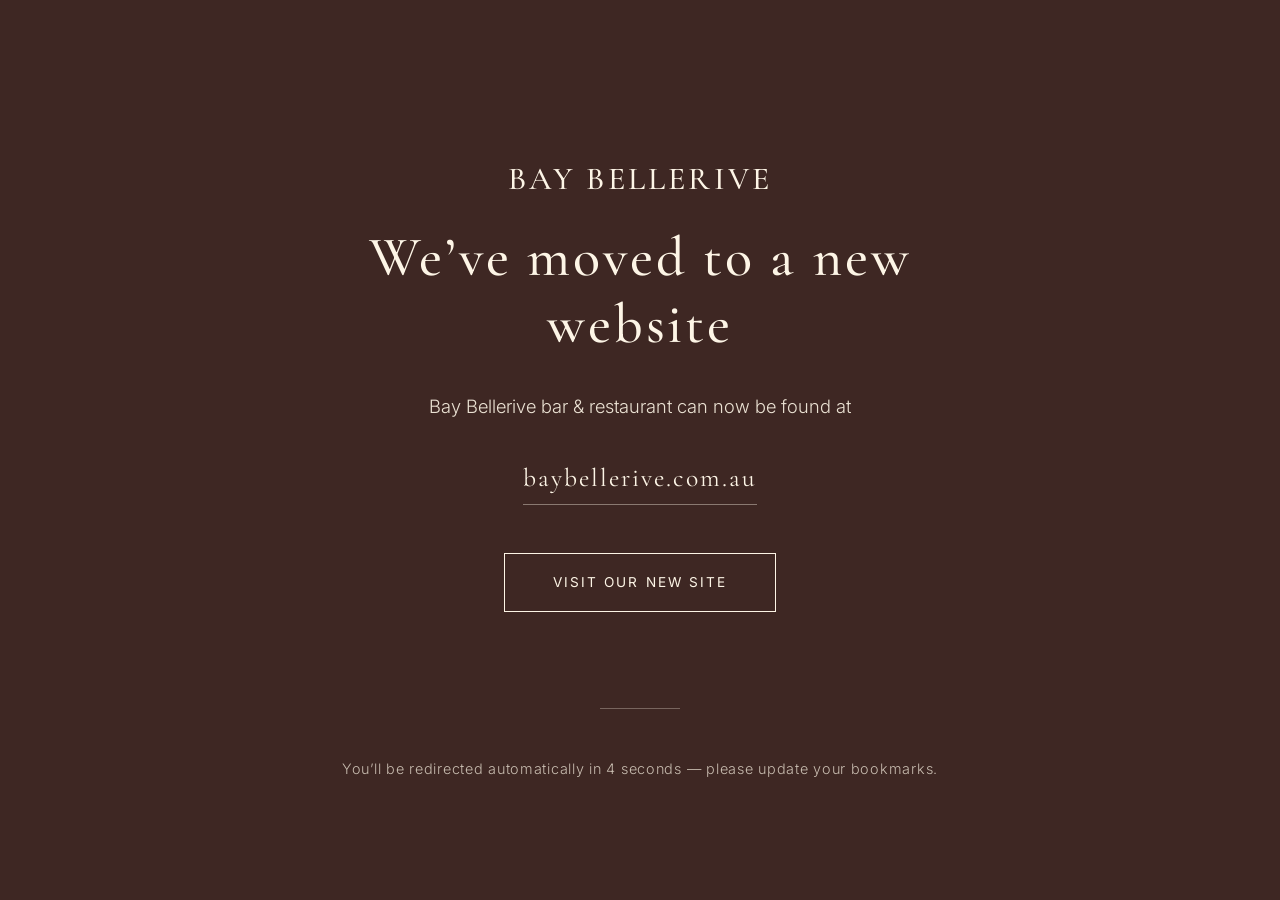
<file: index.html>
<!DOCTYPE html>
<html lang="en">
<head>
<meta charset="utf-8">
<meta name="viewport" content="width=device-width, initial-scale=1">
<title>Bay Bellerive has moved &mdash; baybellerive.com.au</title>
<meta name="description" content="Bay Bellerive bar &amp; restaurant has a new website: baybellerive.com.au">
<link rel="canonical" href="https://baybellerive.com.au/">
<meta name="robots" content="noindex, follow">

<!-- Fallback redirect for browsers without JavaScript -->
<meta http-equiv="refresh" content="8; url=https://baybellerive.com.au/">

<link rel="preconnect" href="https://fonts.googleapis.com">
<link rel="preconnect" href="https://fonts.gstatic.com" crossorigin>
<link href="https://fonts.googleapis.com/css2?family=Cormorant+Garamond:wght@400;500&family=Inter:wght@300;400;600&display=swap" rel="stylesheet">

<style>
  /* Subset of the Bay Bellerive site stylesheet, inlined so this page
     works as a standalone drop-in on the old domain. */
  :root {
      --bg-color: #3e2723;              /* Chocolate brown */
      --text-color: #fdf5e6;            /* Warm cream/beige */
      --font-family-body: 'Inter', sans-serif;
      --font-family-heading: 'Cormorant Garamond', serif;
      --transition-speed: 0.3s;
  }

  * { margin: 0; padding: 0; box-sizing: border-box; }

  body {
      background-color: var(--bg-color);
      color: var(--text-color);
      font-family: var(--font-family-body);
      line-height: 1.8;
      -webkit-font-smoothing: antialiased;
      -moz-osx-font-smoothing: grayscale;
      min-height: 100vh;
      display: flex;
      flex-direction: column;
      justify-content: center;
  }

  a { color: var(--text-color); text-decoration: none; position: relative; }

  h1, h2, .logo {
      font-family: var(--font-family-heading);
      font-weight: 500;
      letter-spacing: 0.05em;
      margin-bottom: 2rem;
  }

  .logo {
      font-size: 2rem;
      margin-bottom: 1rem;
      letter-spacing: 0.1em;
      text-transform: uppercase;
  }

  h2 { font-size: 3.5rem; line-height: 1.2; }

  p {
      margin-bottom: 2rem;
      font-size: 1.15rem;
      font-weight: 300;
      color: rgba(253, 245, 230, 0.9);
  }

  .centered-section {
      padding: 6rem 2rem;
      text-align: center;
      max-width: 800px;
      margin: 0 auto;
  }

  .new-site {
      font-family: var(--font-family-heading);
      font-size: 1.6rem;
      letter-spacing: 0.08em;
      display: inline-block;
      margin-bottom: 1rem;
      border-bottom: 1px solid rgba(253, 245, 230, 0.4);
      padding-bottom: 0.2rem;
      transition: border-color var(--transition-speed) ease;
  }

  .new-site:hover { border-bottom-color: var(--text-color); }

  .btn {
      display: inline-block;
      padding: 1rem 3rem;
      border: 1px solid var(--text-color);
      text-transform: uppercase;
      letter-spacing: 0.15em;
      font-size: 0.85rem;
      transition: all var(--transition-speed) ease;
      margin-top: 2rem;
      font-family: var(--font-family-body);
  }

  .btn:hover, .btn:focus {
      background-color: var(--text-color);
      color: var(--bg-color);
  }

  .footer {
      padding: 3rem 2rem 4rem;
      text-align: center;
      position: relative;
  }

  .footer::before {
      content: '';
      position: absolute;
      top: 0;
      left: 50%;
      transform: translateX(-50%);
      width: 80px;
      height: 1px;
      background-color: rgba(253, 245, 230, 0.3);
  }

  .footer p {
      font-size: 0.9rem;
      letter-spacing: 0.05em;
      margin-bottom: 0;
      opacity: 0.8;
  }

  /* Animations */
  .fade-in { opacity: 0; animation: fadeIn 1.5s ease forwards; }
  @keyframes fadeIn { from { opacity: 0; } to { opacity: 1; } }

  @media (max-width: 900px) {
      h2 { font-size: 2.5rem; }
      .centered-section { padding: 4rem 1.5rem; }
      .logo { font-size: 1.6rem; margin-bottom: 0.8rem; }
      .new-site { font-size: 1.3rem; }
      .btn { padding: 1rem 1.5rem; width: 100%; }
  }

  @media (prefers-reduced-motion: reduce) {
      .fade-in { animation: none; opacity: 1; }
  }
</style>
</head>
<body>

  <main class="centered-section fade-in">
    <div class="logo">Bay Bellerive</div>
    <h2>We&rsquo;ve moved to a new website</h2>
    <p>Bay Bellerive bar &amp; restaurant can now be found at</p>
    <a class="new-site" href="https://baybellerive.com.au/">baybellerive.com.au</a>
    <br>
    <a class="btn" href="https://baybellerive.com.au/">Visit our new site</a>
  </main>

  <footer class="footer">
    <p>You&rsquo;ll be redirected automatically in <span id="countdown">8</span> seconds &mdash; please update your bookmarks.</p>
  </footer>

<script>
  (function () {
    var target = "https://baybellerive.com.au/";
    var seconds = 5;
    var el = document.getElementById("countdown");
    var timer = setInterval(function () {
      seconds--;
      if (el) { el.textContent = seconds < 0 ? 0 : seconds; }
      if (seconds <= 0) {
        clearInterval(timer);
        window.location.replace(target);
      }
    }, 1000);
  })();
</script>
</body>
</html>
</file>
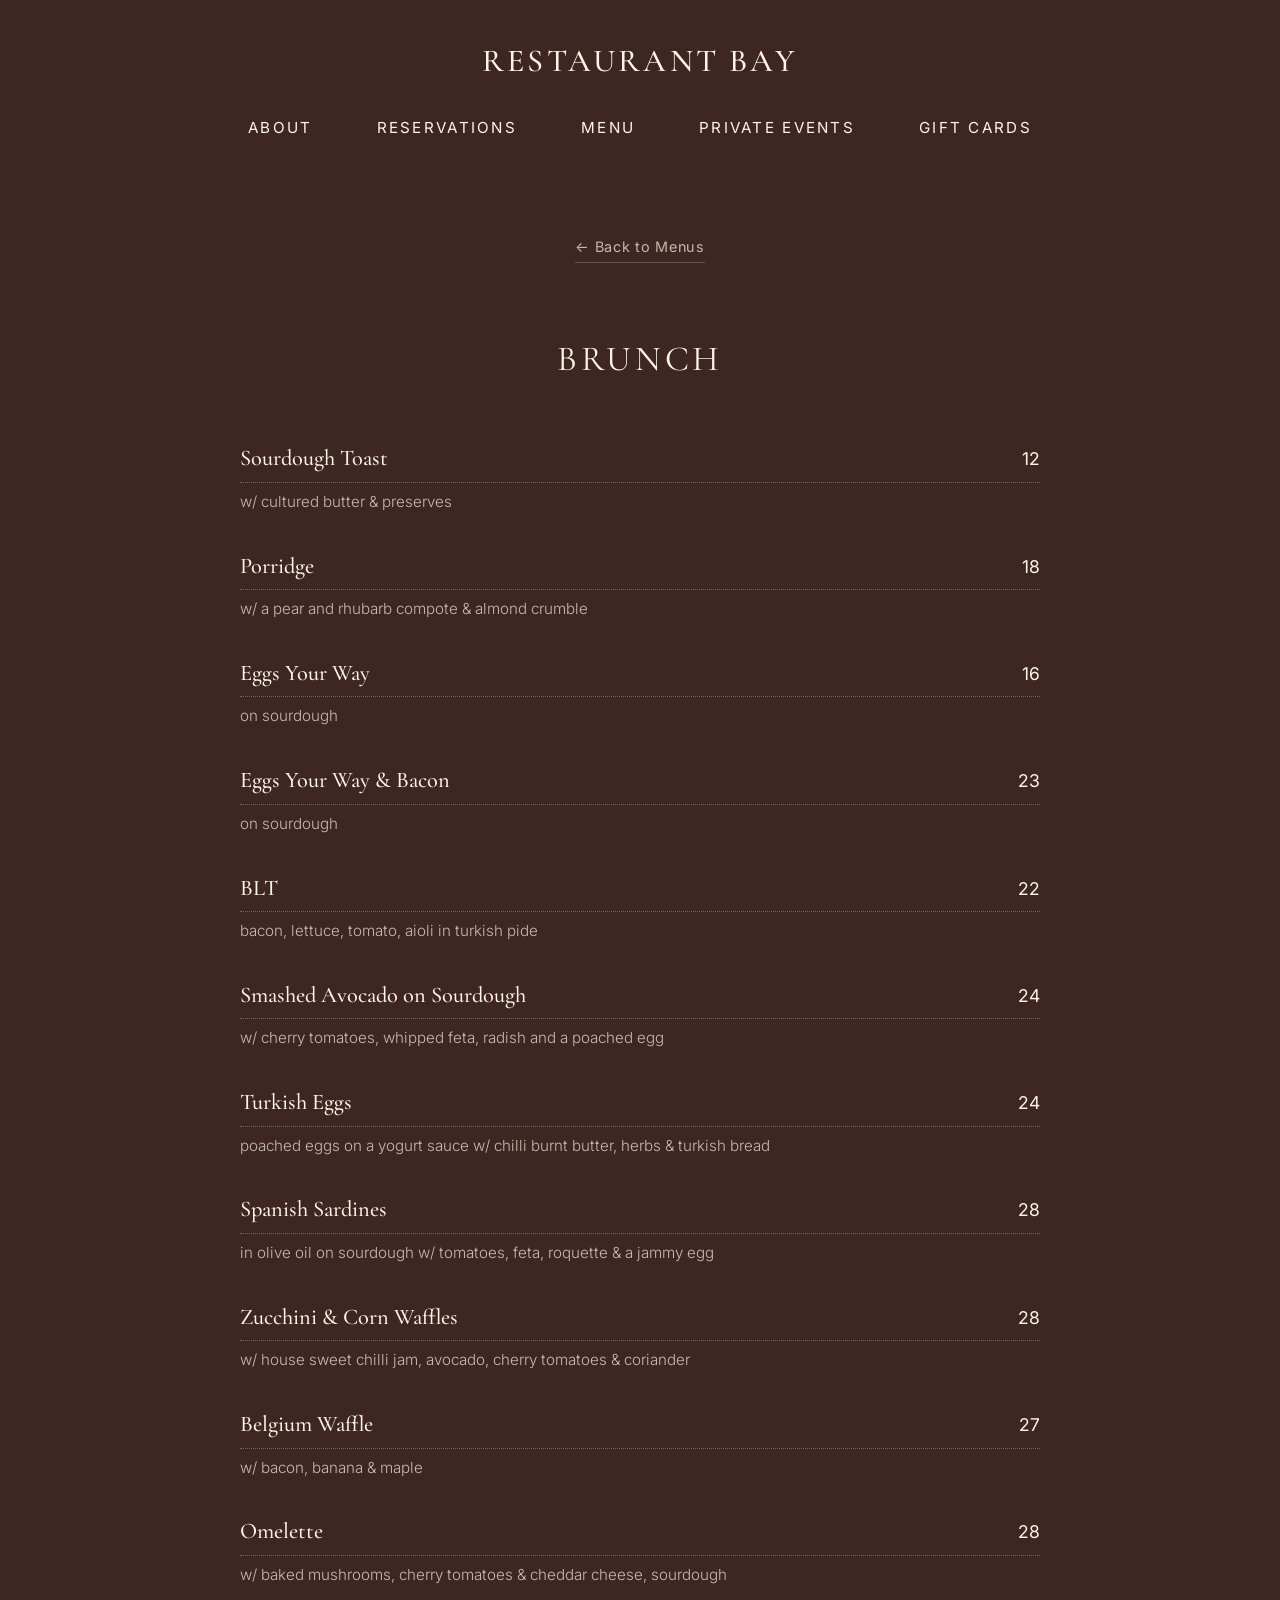
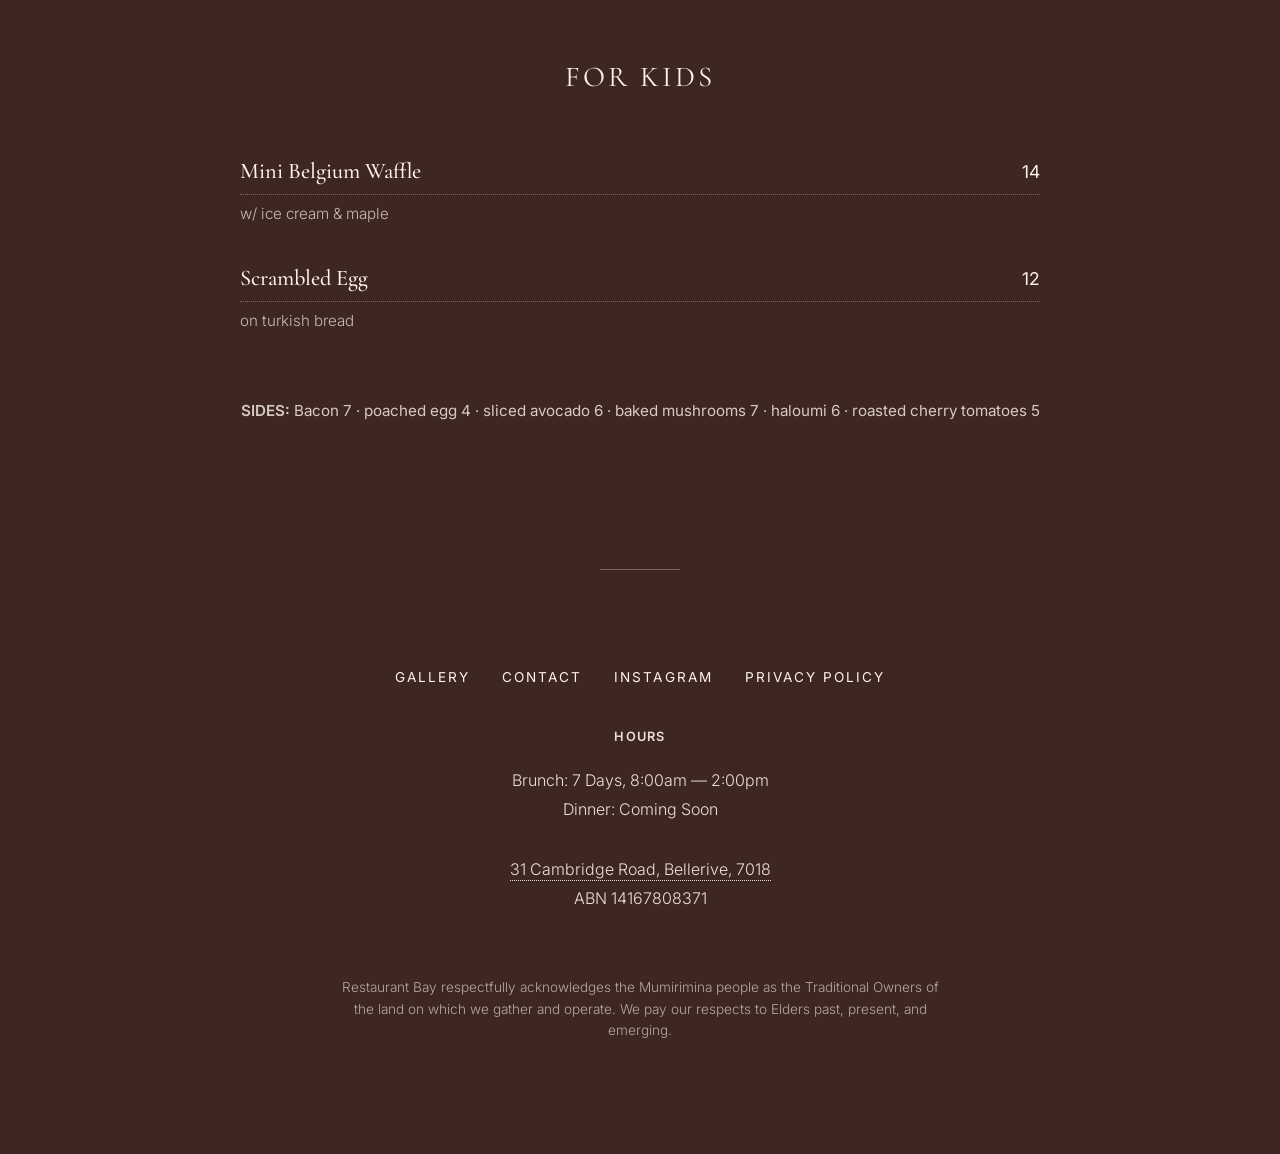
<file: brunch.html>
<!DOCTYPE html>
<html lang="en">
<head>
    <meta charset="UTF-8">
    <title>Brunch Menu | Restaurant Bay</title>
    <link rel="canonical" href="https://restaurantbay.com.au/brunch.html">
    <meta name="description" content="View the modern Australian brunch menu at Restaurant Bay in Bellerive, Hobart.">
    <link rel="stylesheet" href="styles.css">
    <link rel="preconnect" href="https://fonts.googleapis.com">
    <link rel="preconnect" href="https://fonts.gstatic.com" crossorigin>
    <link rel="icon" type="image/svg+xml" href="images/favicon.svg">
    <link href="https://fonts.googleapis.com/css2?family=Cormorant+Garamond:wght@400;500;600&family=Inter:wght@300;400;600&display=swap" rel="stylesheet">
    <!-- Google tag (gtag.js) -->
    <script async src="https://www.googletagmanager.com/gtag/js?id=G-ELLNGBX186"></script>
    <script>
      window.dataLayer = window.dataLayer || [];
      function gtag(){dataLayer.push(arguments);}
      gtag('js', new Date());

      gtag('config', 'G-ELLNGBX186');
    </script>
</head>
<body>
    <header class="navbar fade-in">
        <a href="index.html" class="logo">RESTAURANT BAY</a>
        <nav class="nav-links">
            <a href="index.html#about">ABOUT</a>
            <a href="reservations.html">RESERVATIONS</a>
            <a href="menu.html">MENU</a>
            <a href="private-events.html">PRIVATE EVENTS</a>
            <a href="vouchers.html">GIFT CARDS</a>
        </nav>
    </header>

    <main style="padding-top: 200px; min-height: 80vh;">
        <section id="brunch-menu" class="single-column fade-in-up" style="padding-top: 2rem; padding-bottom: 4rem;">
            <div class="text-block">
                <a href="menu.html" style="display: inline-block; margin-bottom: 2rem; color: var(--text-color); opacity: 0.7; text-decoration: none; font-size: 0.9rem; letter-spacing: 0.05em; border-bottom: 1px solid rgba(253,245,230,0.3); padding-bottom: 2px;">&larr; Back to Menus</a>
                
                <div class="menu-section fade-in-up" style="margin-top: 2rem;">
                    <h3 class="menu-category-title">BRUNCH</h3>
                    
                    <div class="menu-item">
                        <div class="menu-item-header">
                            <span class="menu-item-title">Sourdough Toast</span>
                            <span class="menu-item-price">12</span>
                        </div>
                        <p class="menu-item-desc">w/ cultured butter & preserves</p>
                    </div>

                    <div class="menu-item">
                        <div class="menu-item-header">
                            <span class="menu-item-title">Porridge</span>
                            <span class="menu-item-price">18</span>
                        </div>
                        <p class="menu-item-desc">w/ a pear and rhubarb compote & almond crumble</p>
                    </div>

                    <div class="menu-item">
                        <div class="menu-item-header">
                            <span class="menu-item-title">Eggs Your Way</span>
                            <span class="menu-item-price">16</span>
                        </div>
                        <p class="menu-item-desc">on sourdough</p>
                    </div>

                    <div class="menu-item">
                        <div class="menu-item-header">
                            <span class="menu-item-title">Eggs Your Way & Bacon</span>
                            <span class="menu-item-price">23</span>
                        </div>
                        <p class="menu-item-desc">on sourdough</p>
                    </div>

                    <div class="menu-item">
                        <div class="menu-item-header">
                            <span class="menu-item-title">BLT</span>
                            <span class="menu-item-price">22</span>
                        </div>
                        <p class="menu-item-desc">bacon, lettuce, tomato, aioli in turkish pide</p>
                    </div>

                    <div class="menu-item">
                        <div class="menu-item-header">
                            <span class="menu-item-title">Smashed Avocado on Sourdough</span>
                            <span class="menu-item-price">24</span>
                        </div>
                        <p class="menu-item-desc">w/ cherry tomatoes, whipped feta, radish and a poached egg</p>
                    </div>

                    <div class="menu-item">
                        <div class="menu-item-header">
                            <span class="menu-item-title">Turkish Eggs</span>
                            <span class="menu-item-price">24</span>
                        </div>
                        <p class="menu-item-desc">poached eggs on a yogurt sauce w/ chilli burnt butter, herbs & turkish bread</p>
                    </div>

                    <div class="menu-item">
                        <div class="menu-item-header">
                            <span class="menu-item-title">Spanish Sardines</span>
                            <span class="menu-item-price">28</span>
                        </div>
                        <p class="menu-item-desc">in olive oil on sourdough w/ tomatoes, feta, roquette & a jammy egg</p>
                    </div>

                    <div class="menu-item">
                        <div class="menu-item-header">
                            <span class="menu-item-title">Zucchini & Corn Waffles</span>
                            <span class="menu-item-price">28</span>
                        </div>
                        <p class="menu-item-desc">w/ house sweet chilli jam, avocado, cherry tomatoes & coriander</p>
                    </div>

                    <div class="menu-item">
                        <div class="menu-item-header">
                            <span class="menu-item-title">Belgium Waffle</span>
                            <span class="menu-item-price">27</span>
                        </div>
                        <p class="menu-item-desc">w/ bacon, banana & maple</p>
                    </div>

                    <div class="menu-item">
                        <div class="menu-item-header">
                            <span class="menu-item-title">Omelette</span>
                            <span class="menu-item-price">28</span>
                        </div>
                        <p class="menu-item-desc">w/ baked mushrooms, cherry tomatoes & cheddar cheese, sourdough</p>
                    </div>

                    <h3 class="menu-category-title" style="margin-top: 4rem; font-size: 1.8rem;">FOR KIDS</h3>

                    <div class="menu-item">
                        <div class="menu-item-header">
                            <span class="menu-item-title">Mini Belgium Waffle</span>
                            <span class="menu-item-price">14</span>
                        </div>
                        <p class="menu-item-desc">w/ ice cream & maple</p>
                    </div>

                    <div class="menu-item">
                        <div class="menu-item-header">
                            <span class="menu-item-title">Scrambled Egg</span>
                            <span class="menu-item-price">12</span>
                        </div>
                        <p class="menu-item-desc">on turkish bread</p>
                    </div>

                    <div class="menu-sides">
                        <span style="font-weight: 600;">SIDES:</span> Bacon 7 &middot; poached egg 4 &middot; sliced avocado 6 &middot; baked mushrooms 7 &middot; haloumi 6 &middot; roasted cherry tomatoes 5
                    </div>
                </div>

            </div>
        </section>
    </main>

    <footer id="contact" class="footer fade-in-up">
        <div class="footer-minimal">
            <nav class="footer-nav">
                <a href="gallery.html">Gallery</a>
                <a href="contact.html">Contact</a>
                <a href="https://www.instagram.com/bay_bellerive/" target="_blank">Instagram</a>
                <a href="privacy.html">Privacy Policy</a>
            </nav>
            <div style="margin-bottom: 2rem;">
                <p><strong>Hours</strong></p>
                <p>Brunch: 7 Days, 8:00am — 2:00pm<br>
                Dinner: Coming Soon</p>
            </div>
            <p><a href="https://www.google.com/maps/search/?api=1&query=31+Cambridge+Road,+Bellerive,+TAS+7018" target="_blank" style="color: inherit; text-decoration: none; border-bottom: 1px dotted currentColor; padding-bottom: 1px; transition: opacity 0.2s;" onmouseover="this.style.opacity='0.7'" onmouseout="this.style.opacity='1'">31 Cambridge Road, Bellerive, 7018</a><br>
            ABN 14167808371</p>
            <p style="margin-top: 4rem; font-size: 0.85rem; opacity: 0.7; max-width: 600px; margin-left: auto; margin-right: auto; line-height: 1.6;">Restaurant Bay respectfully acknowledges the Mumirimina people as the Traditional Owners of the land on which we gather and operate. We pay our respects to Elders past, present, and emerging.</p>
        </div>
    </footer>

    <script src="script.js"></script>
</body>
</html>
</file>
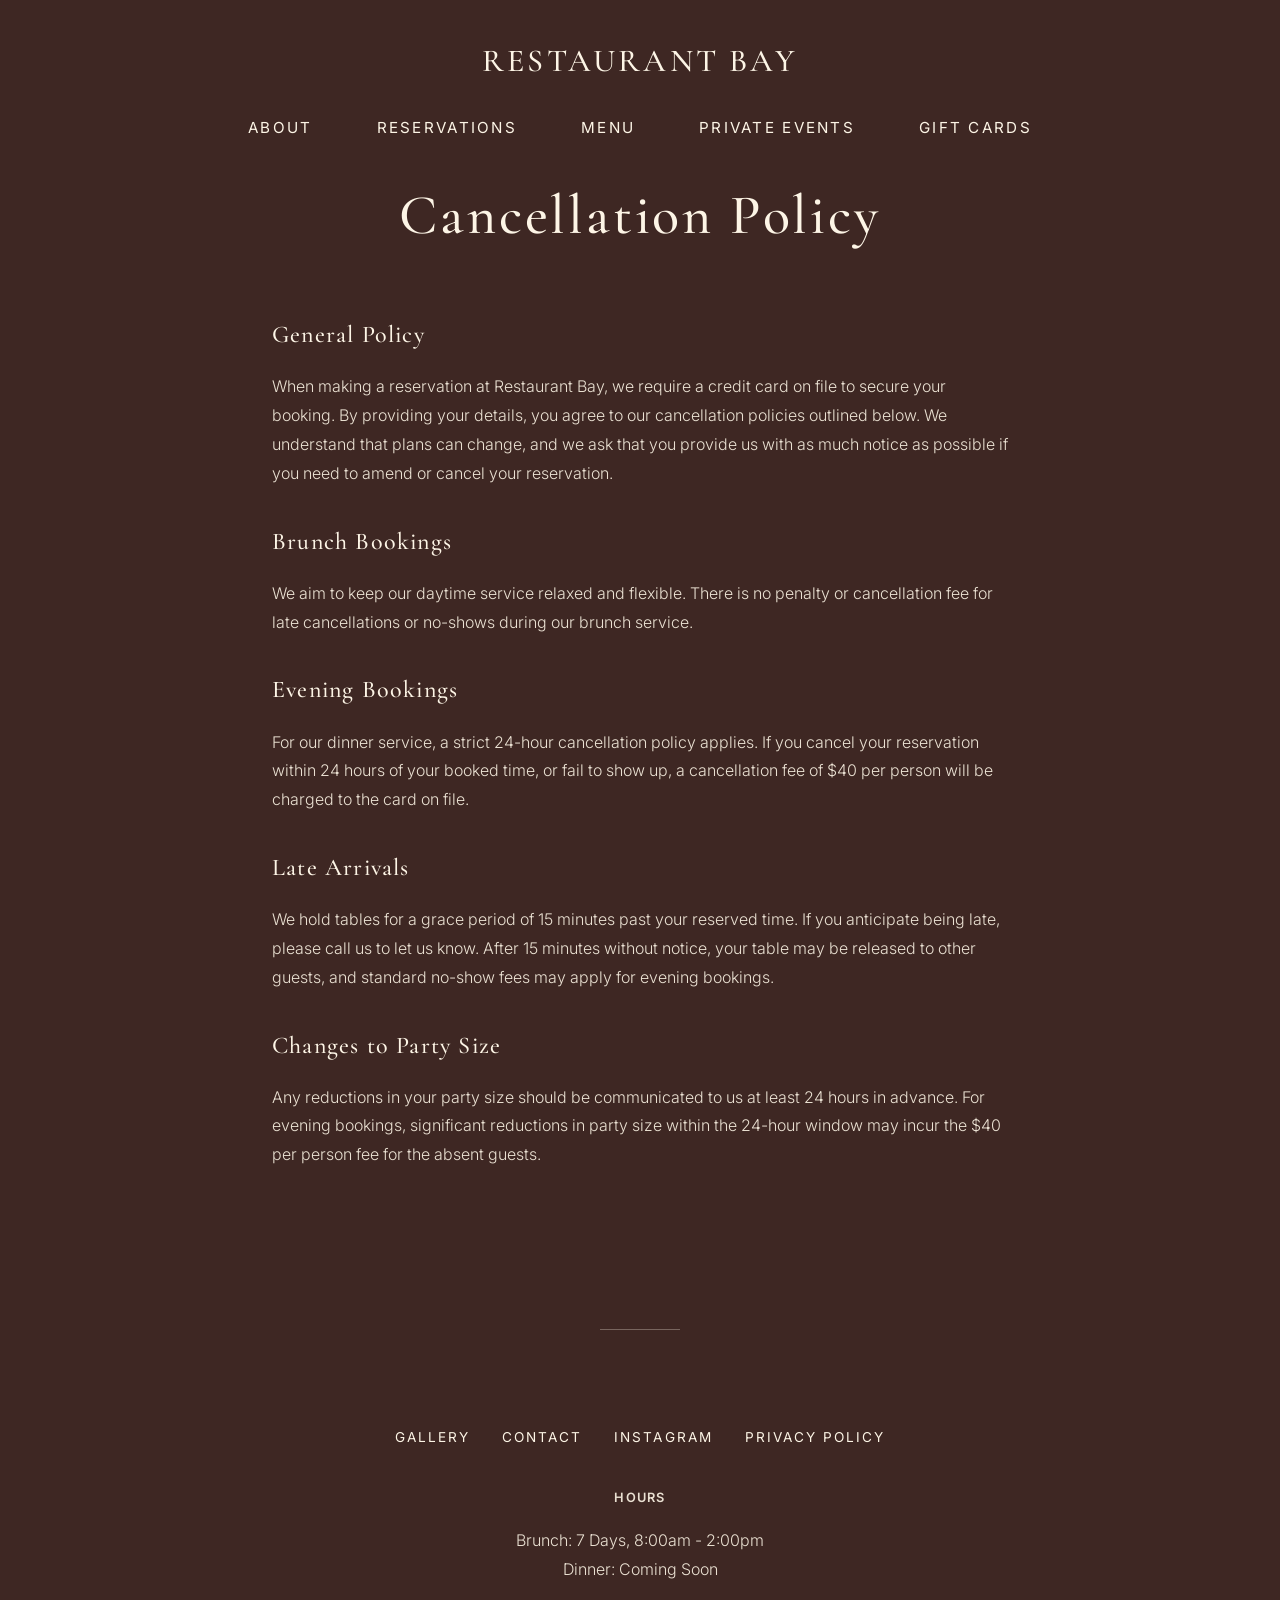
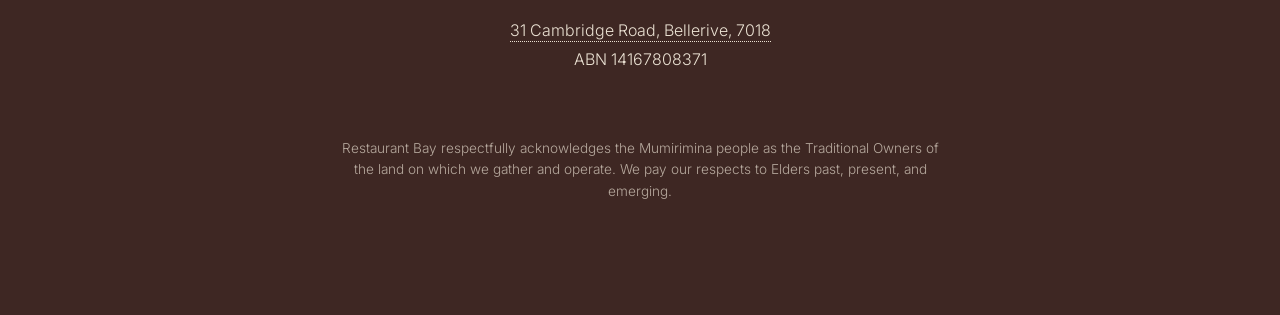
<file: cancellation-policy.html>
<!DOCTYPE html>
<html lang="en">
<head>
    <meta charset="UTF-8">
    <meta name="viewport" content="width=device-width, initial-scale=1.0">
    <title>Cancellation Policy | Restaurant Bay</title>
    <meta name="description" content="Cancellation Policy for Restaurant Bay bookings.">
    <link rel="stylesheet" href="styles.css">
    <link rel="preconnect" href="https://fonts.googleapis.com">
    <link rel="preconnect" href="https://fonts.gstatic.com" crossorigin>
    <link rel="icon" type="image/svg+xml" href="images/favicon.svg">
    <link href="https://fonts.googleapis.com/css2?family=Cormorant+Garamond:wght@400;500;600&family=Inter:wght@300;400;600&display=swap" rel="stylesheet">
    <!-- Google tag (gtag.js) -->
    <script async src="https://www.googletagmanager.com/gtag/js?id=G-ELLNGBX186"></script>
    <script>
      window.dataLayer = window.dataLayer || [];
      function gtag(){dataLayer.push(arguments);}
      gtag('js', new Date());

      gtag('config', 'G-ELLNGBX186');
    </script>
</head>
<body>
    <header class="navbar fade-in">
        <a href="index.html" class="logo">RESTAURANT BAY</a>
        <nav class="nav-links">
            <a href="index.html#about">ABOUT</a>
            <a href="reservations.html">RESERVATIONS</a>
            <a href="menu.html">MENU</a>
            <a href="private-events.html">PRIVATE EVENTS</a>
            <a href="vouchers.html">GIFT CARDS</a>
        </nav>
    </header>

    <main style="padding-top: 150px; min-height: 80vh;">
        <section class="centered-section fade-in-up" style="padding-top: 2rem; max-width: 800px; text-align: left;">
            <h2 style="text-align: center;">Cancellation Policy</h2>
            
            <div style="margin-top: 4rem;">
                <h3 style="font-size: 1.5rem; margin-bottom: 1rem;">General Policy</h3>
                <p style="font-size: 1rem; margin-bottom: 2rem;">When making a reservation at Restaurant Bay, we require a credit card on file to secure your booking. By providing your details, you agree to our cancellation policies outlined below. We understand that plans can change, and we ask that you provide us with as much notice as possible if you need to amend or cancel your reservation.</p>

                <h3 style="font-size: 1.5rem; margin-bottom: 1rem;">Brunch Bookings</h3>
                <p style="font-size: 1rem; margin-bottom: 2rem;">We aim to keep our daytime service relaxed and flexible. There is no penalty or cancellation fee for late cancellations or no-shows during our brunch service.</p>

                <h3 style="font-size: 1.5rem; margin-bottom: 1rem;">Evening Bookings</h3>
                <p style="font-size: 1rem; margin-bottom: 2rem;">For our dinner service, a strict 24-hour cancellation policy applies. If you cancel your reservation within 24 hours of your booked time, or fail to show up, a cancellation fee of $40 per person will be charged to the card on file.</p>

                <h3 style="font-size: 1.5rem; margin-bottom: 1rem;">Late Arrivals</h3>
                <p style="font-size: 1rem; margin-bottom: 2rem;">We hold tables for a grace period of 15 minutes past your reserved time. If you anticipate being late, please call us to let us know. After 15 minutes without notice, your table may be released to other guests, and standard no-show fees may apply for evening bookings.</p>

                <h3 style="font-size: 1.5rem; margin-bottom: 1rem;">Changes to Party Size</h3>
                <p style="font-size: 1rem; margin-bottom: 2rem;">Any reductions in your party size should be communicated to us at least 24 hours in advance. For evening bookings, significant reductions in party size within the 24-hour window may incur the $40 per person fee for the absent guests.</p>
            </div>
        </section>
    </main>

    <footer id="contact" class="footer fade-in-up">
        <div class="footer-minimal">
            <nav class="footer-nav">
                <a href="gallery.html">Gallery</a>
                <a href="contact.html">Contact</a>
                <a href="https://www.instagram.com/bay_bellerive/" target="_blank">Instagram</a>
                <a href="privacy.html">Privacy Policy</a>
            </nav>
            <div style="margin-bottom: 2rem;">
                <p><strong>Hours</strong></p>
                <p>Brunch: 7 Days, 8:00am - 2:00pm<br>
                Dinner: Coming Soon</p>
            </div>
            <p><a href="https://www.google.com/maps/search/?api=1&query=31+Cambridge+Road,+Bellerive,+TAS+7018" target="_blank" style="color: inherit; text-decoration: none; border-bottom: 1px dotted currentColor; padding-bottom: 1px; transition: opacity 0.2s;" onmouseover="this.style.opacity='0.7'" onmouseout="this.style.opacity='1'">31 Cambridge Road, Bellerive, 7018</a><br>
            ABN 14167808371</p>
            <p style="margin-top: 4rem; font-size: 0.85rem; opacity: 0.7; max-width: 600px; margin-left: auto; margin-right: auto; line-height: 1.6;">Restaurant Bay respectfully acknowledges the Mumirimina people as the Traditional Owners of the land on which we gather and operate. We pay our respects to Elders past, present, and emerging.</p>
        </div>
    </footer>

    <script src="script.js"></script>
</body>
</html>
</file>
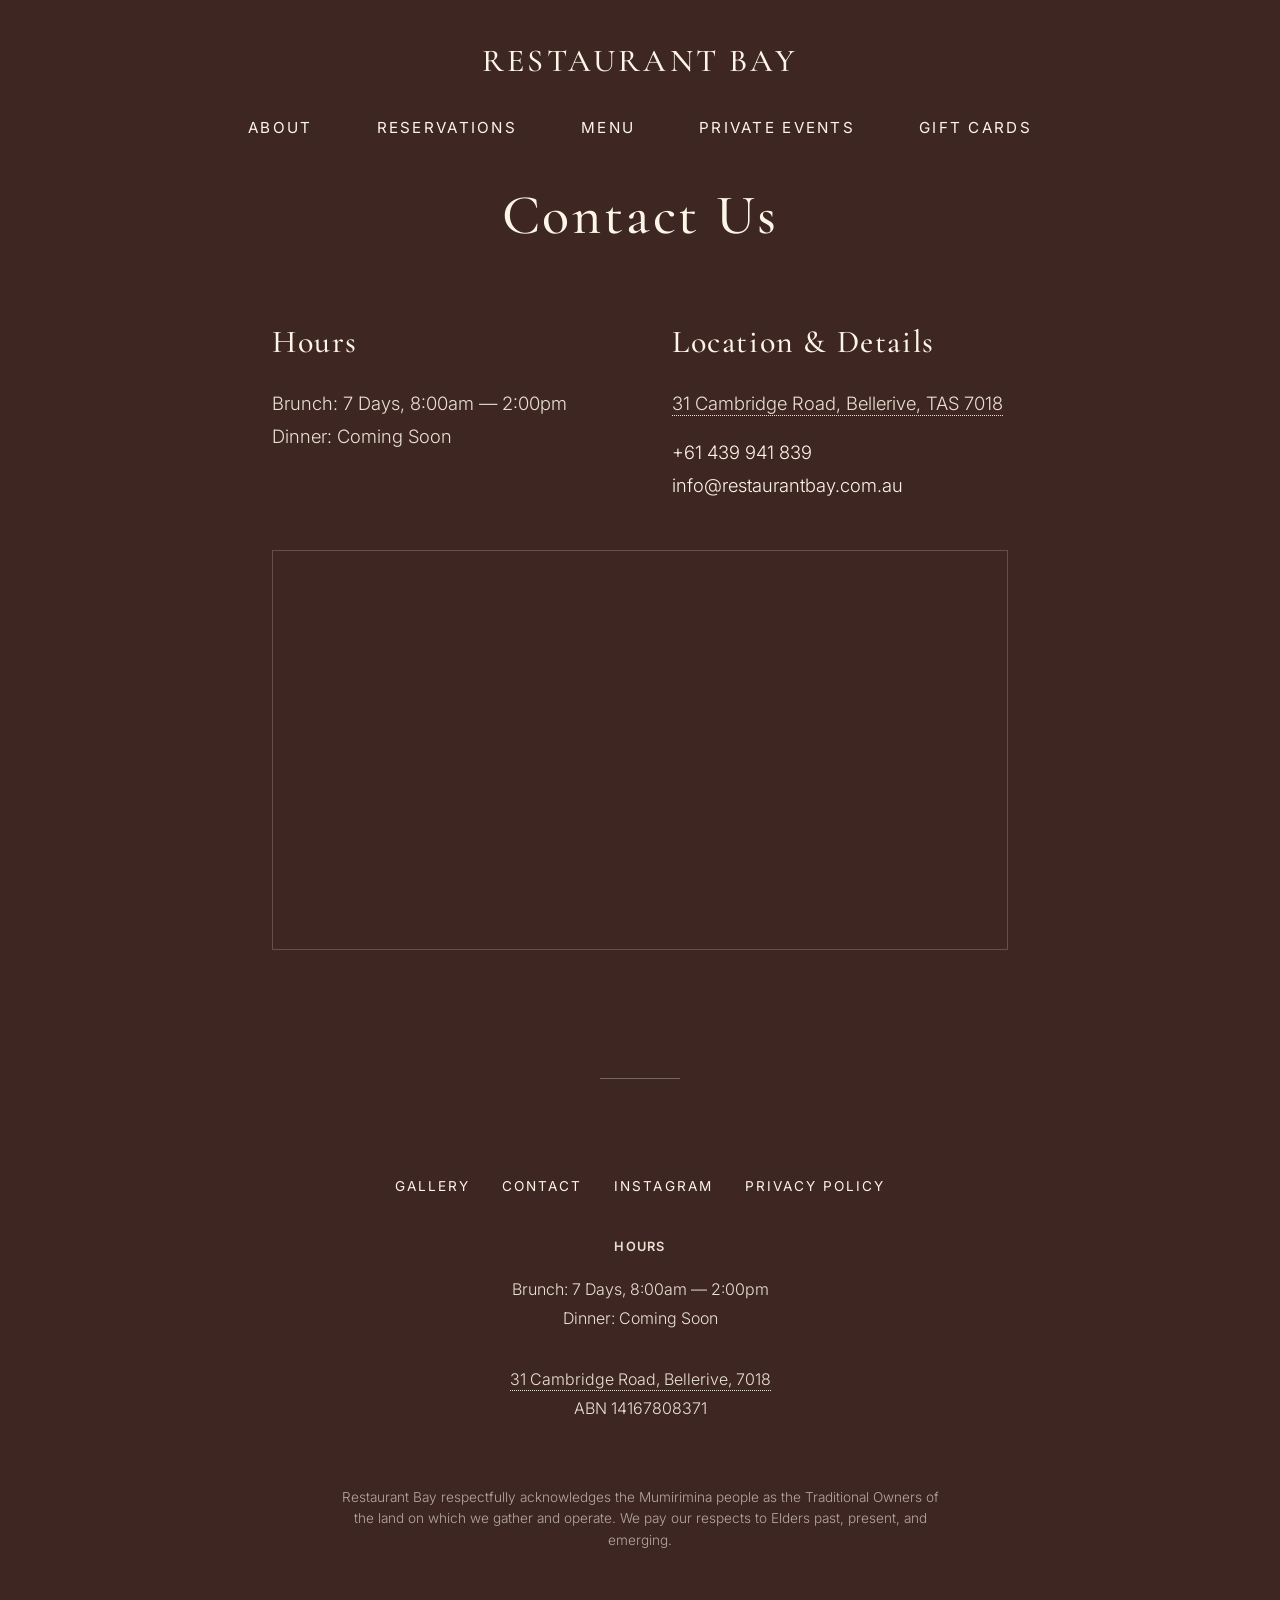
<file: contact.html>
<!DOCTYPE html>
<html lang="en">
<head>
    <meta charset="UTF-8">
    <meta name="viewport" content="width=device-width, initial-scale=1.0">
    <title>Contact | Restaurant Bay</title>
    <meta name="description" content="Contact Restaurant Bay. View our opening hours, address, and map.">
    <link rel="stylesheet" href="styles.css">
    <link rel="preconnect" href="https://fonts.googleapis.com">
    <link rel="preconnect" href="https://fonts.gstatic.com" crossorigin>
    <link rel="icon" type="image/svg+xml" href="images/favicon.svg">
    <link href="https://fonts.googleapis.com/css2?family=Cormorant+Garamond:wght@400;500;600&family=Inter:wght@300;400;600&display=swap" rel="stylesheet">
    <!-- Google tag (gtag.js) -->
    <script async src="https://www.googletagmanager.com/gtag/js?id=G-ELLNGBX186"></script>
    <script>
      window.dataLayer = window.dataLayer || [];
      function gtag(){dataLayer.push(arguments);}
      gtag('js', new Date());

      gtag('config', 'G-ELLNGBX186');
    </script>
</head>
<body>
    <header class="navbar fade-in">
        <a href="index.html" class="logo">RESTAURANT BAY</a>
        <nav class="nav-links">
            <a href="index.html#about">ABOUT</a>
            <a href="reservations.html">RESERVATIONS</a>
            <a href="menu.html">MENU</a>
            <a href="private-events.html">PRIVATE EVENTS</a>
            <a href="vouchers.html">GIFT CARDS</a>
        </nav>
    </header>

    <main style="padding-top: 150px; min-height: 80vh;">
        <section class="centered-section fade-in-up" style="padding-top: 2rem;">
            <h2>Contact Us</h2>
            
            <div style="display: grid; grid-template-columns: 1fr 1fr; gap: 4rem; margin-top: 4rem; text-align: left;">
                <div>
                    <h3 style="margin-bottom: 1rem;">Hours</h3>
                    <p style="margin-bottom: 0;">Brunch: 7 Days, 8:00am — 2:00pm<br>
                    Dinner: Coming Soon</p>
                </div>
                <div>
                    <h3 style="margin-bottom: 1rem;">Location & Details</h3>
                    <p style="margin-bottom: 1rem;"><a href="https://www.google.com/maps/search/?api=1&query=31+Cambridge+Road,+Bellerive,+TAS+7018" target="_blank" style="color: inherit; text-decoration: none; border-bottom: 1px dotted currentColor; padding-bottom: 1px; transition: opacity 0.2s;" onmouseover="this.style.opacity='0.7'" onmouseout="this.style.opacity='1'">31 Cambridge Road, Bellerive, TAS 7018</a></p>
                    <p style="margin-bottom: 0;"><a href="tel:+61439941839">+61 439 941 839</a><br>
                    <a href="mailto:info@restaurantbay.com.au">info@restaurantbay.com.au</a></p>
                </div>
            </div>

            <div class="map-container fade-in-up">
                <iframe src="https://www.google.com/maps/embed?pb=!1m18!1m12!1m3!1d2924.3642398517596!2d147.3685984!3d-42.875151!2m3!1f0!2f0!3f0!3m2!1i1024!2i768!4f13.1!3m3!1m2!1s0xaa6e75a31b9d4df5%3A0xa19a9dbd4c3f5e0a!2s31%20Cambridge%20Rd%2C%20Bellerive%20TAS%207018%2C%20Australia!5e0!3m2!1sen!2sus!4v1700000000000!5m2!1sen!2sus" allowfullscreen="" loading="lazy" referrerpolicy="no-referrer-when-downgrade"></iframe>
            </div>
        </section>
    </main>

    <footer id="contact" class="footer fade-in-up">
        <div class="footer-minimal">
            <nav class="footer-nav">
                <a href="gallery.html">Gallery</a>
                <a href="contact.html">Contact</a>
                <a href="https://www.instagram.com/bay_bellerive/" target="_blank">Instagram</a>
                <a href="privacy.html">Privacy Policy</a>
            </nav>
            <div style="margin-bottom: 2rem;">
                <p><strong>Hours</strong></p>
                <p>Brunch: 7 Days, 8:00am — 2:00pm<br>
                Dinner: Coming Soon</p>
            </div>
            <p><a href="https://www.google.com/maps/search/?api=1&query=31+Cambridge+Road,+Bellerive,+TAS+7018" target="_blank" style="color: inherit; text-decoration: none; border-bottom: 1px dotted currentColor; padding-bottom: 1px; transition: opacity 0.2s;" onmouseover="this.style.opacity='0.7'" onmouseout="this.style.opacity='1'">31 Cambridge Road, Bellerive, 7018</a><br>
            ABN 14167808371</p>
            <p style="margin-top: 4rem; font-size: 0.85rem; opacity: 0.7; max-width: 600px; margin-left: auto; margin-right: auto; line-height: 1.6;">Restaurant Bay respectfully acknowledges the Mumirimina people as the Traditional Owners of the land on which we gather and operate. We pay our respects to Elders past, present, and emerging.</p>
        </div>
    </footer>

    <script src="script.js"></script>
</body>
</html>
</file>
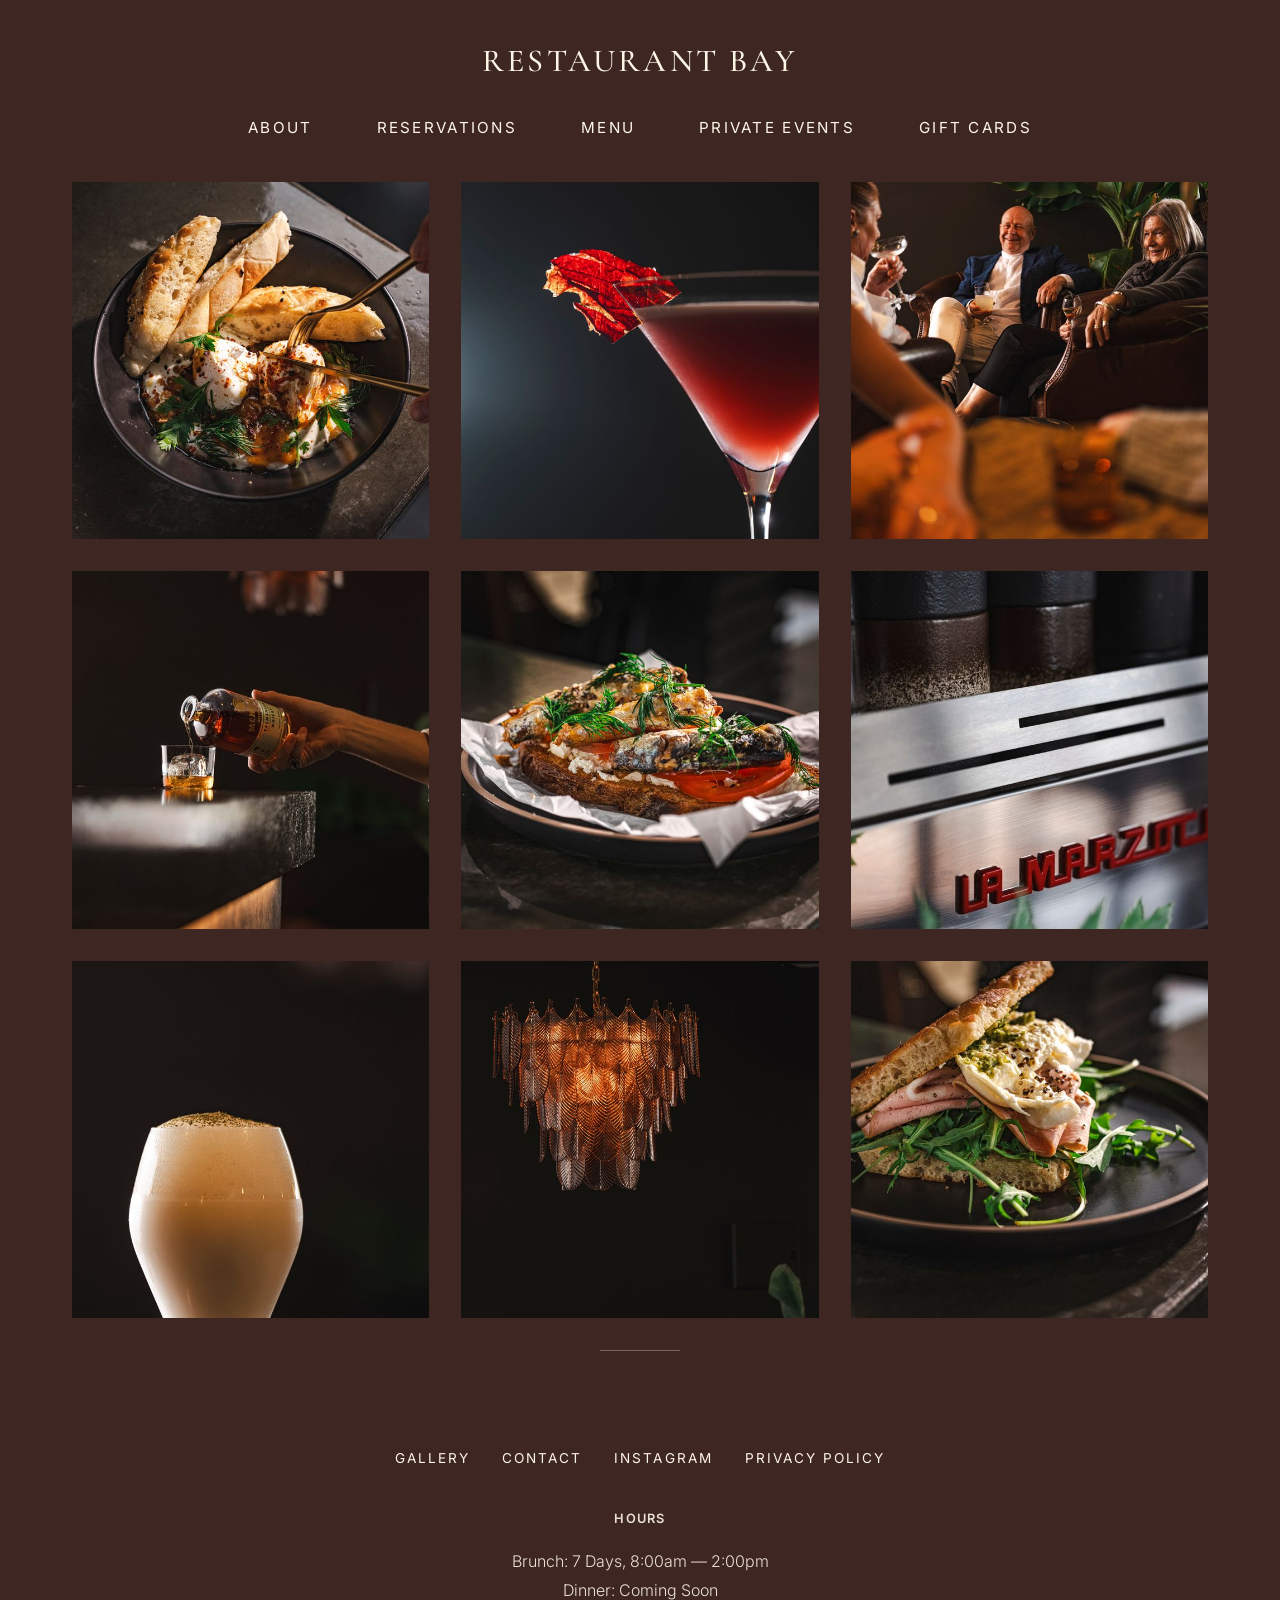
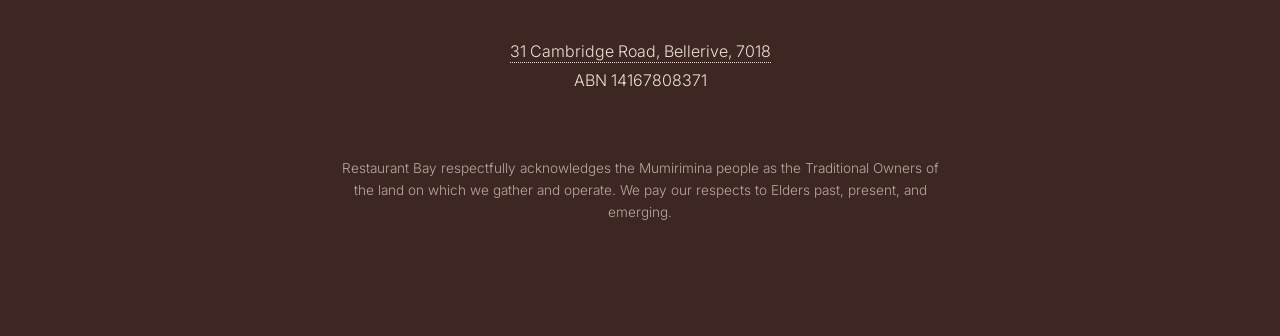
<file: gallery.html>
<!DOCTYPE html>
<html lang="en">
<head>
    <meta charset="UTF-8">
    <title>Gallery | Restaurant Bay</title>
    <link rel="canonical" href="https://restaurantbay.com.au/gallery.html">
    <meta name="description" content="View photos of our elegant dining space and seasonal dishes.">
    <link rel="stylesheet" href="styles.css">
    <link rel="preconnect" href="https://fonts.googleapis.com">
    <link rel="preconnect" href="https://fonts.gstatic.com" crossorigin>
    <link rel="icon" type="image/svg+xml" href="images/favicon.svg">
    <link href="https://fonts.googleapis.com/css2?family=Cormorant+Garamond:wght@400;500;600&family=Inter:wght@300;400;600&display=swap" rel="stylesheet">
    <!-- Google tag (gtag.js) -->
    <script async src="https://www.googletagmanager.com/gtag/js?id=G-ELLNGBX186"></script>
    <script>
      window.dataLayer = window.dataLayer || [];
      function gtag(){dataLayer.push(arguments);}
      gtag('js', new Date());

      gtag('config', 'G-ELLNGBX186');
    </script>
</head>
<body>
    <header class="navbar fade-in">
        <a href="index.html" class="logo">RESTAURANT BAY</a>
        <nav class="nav-links">
            <a href="index.html#about">ABOUT</a>
            <a href="reservations.html">RESERVATIONS</a>
            <a href="menu.html">MENU</a>
            <a href="private-events.html">PRIVATE EVENTS</a>
            <a href="vouchers.html">GIFT CARDS</a>
        </nav>
    </header>

    <main style="padding-top: 150px; min-height: 80vh;">
        <!-- Gallery title removed -->

        <section class="gallery-grid fade-in-up">
            <img src="images/gallery/0ZL6OSDA.jpg" alt="Fresh Tasmanian seafood dish at Restaurant Bay" class="gallery-item" loading="lazy">
            <img src="images/gallery/RIaXcc5A.jpg" alt="Pouring local wine in Bellerive dining room" class="gallery-item" loading="lazy">
            <img src="images/gallery/QhR2Ec1g.jpg" alt="Cozy cafe atmosphere on the Eastern Shore" class="gallery-item" loading="lazy">
            <img src="images/gallery/nBAxKSaw.jpg" alt="Modern Australian brunch plate" class="gallery-item" loading="lazy">
            <img src="images/gallery/Zu54sIsw.jpg" alt="Elegant dessert preparation at Restaurant Bay" class="gallery-item" loading="lazy">
            <img src="images/gallery/v3MjzCnA.jpg" alt="Interior view of Restaurant Bay Hobart" class="gallery-item" loading="lazy">
            <img src="images/gallery/4QQgtkTA.jpg" alt="Locally sourced seasonal vegetables" class="gallery-item" style="object-position: center bottom;" loading="lazy">
            <img src="images/gallery/spSndBSA.jpg" alt="Artisan coffee at Bellerive Quay" class="gallery-item" style="object-position: center top;" loading="lazy">
            <img src="images/gallery/AaO_0h6w.jpg" alt="Evening dinner setting at Restaurant Bay" class="gallery-item" loading="lazy">
        </section>
    </main>

    <footer id="contact" class="footer fade-in-up">
        <div class="footer-minimal">
            <nav class="footer-nav">
                <a href="gallery.html">Gallery</a>
                <a href="contact.html">Contact</a>
                <a href="https://www.instagram.com/bay_bellerive/" target="_blank">Instagram</a>
                <a href="privacy.html">Privacy Policy</a>
            </nav>
            <div style="margin-bottom: 2rem;">
                <p><strong>Hours</strong></p>
                <p>Brunch: 7 Days, 8:00am — 2:00pm<br>
                Dinner: Coming Soon</p>
            </div>
            <p><a href="https://www.google.com/maps/search/?api=1&query=31+Cambridge+Road,+Bellerive,+TAS+7018" target="_blank" style="color: inherit; text-decoration: none; border-bottom: 1px dotted currentColor; padding-bottom: 1px; transition: opacity 0.2s;" onmouseover="this.style.opacity='0.7'" onmouseout="this.style.opacity='1'">31 Cambridge Road, Bellerive, 7018</a><br>
            ABN 14167808371</p>
            <p style="margin-top: 4rem; font-size: 0.85rem; opacity: 0.7; max-width: 600px; margin-left: auto; margin-right: auto; line-height: 1.6;">Restaurant Bay respectfully acknowledges the Mumirimina people as the Traditional Owners of the land on which we gather and operate. We pay our respects to Elders past, present, and emerging.</p>
        </div>
    </footer>

    <script src="script.js"></script>
</body>
</html>
</file>
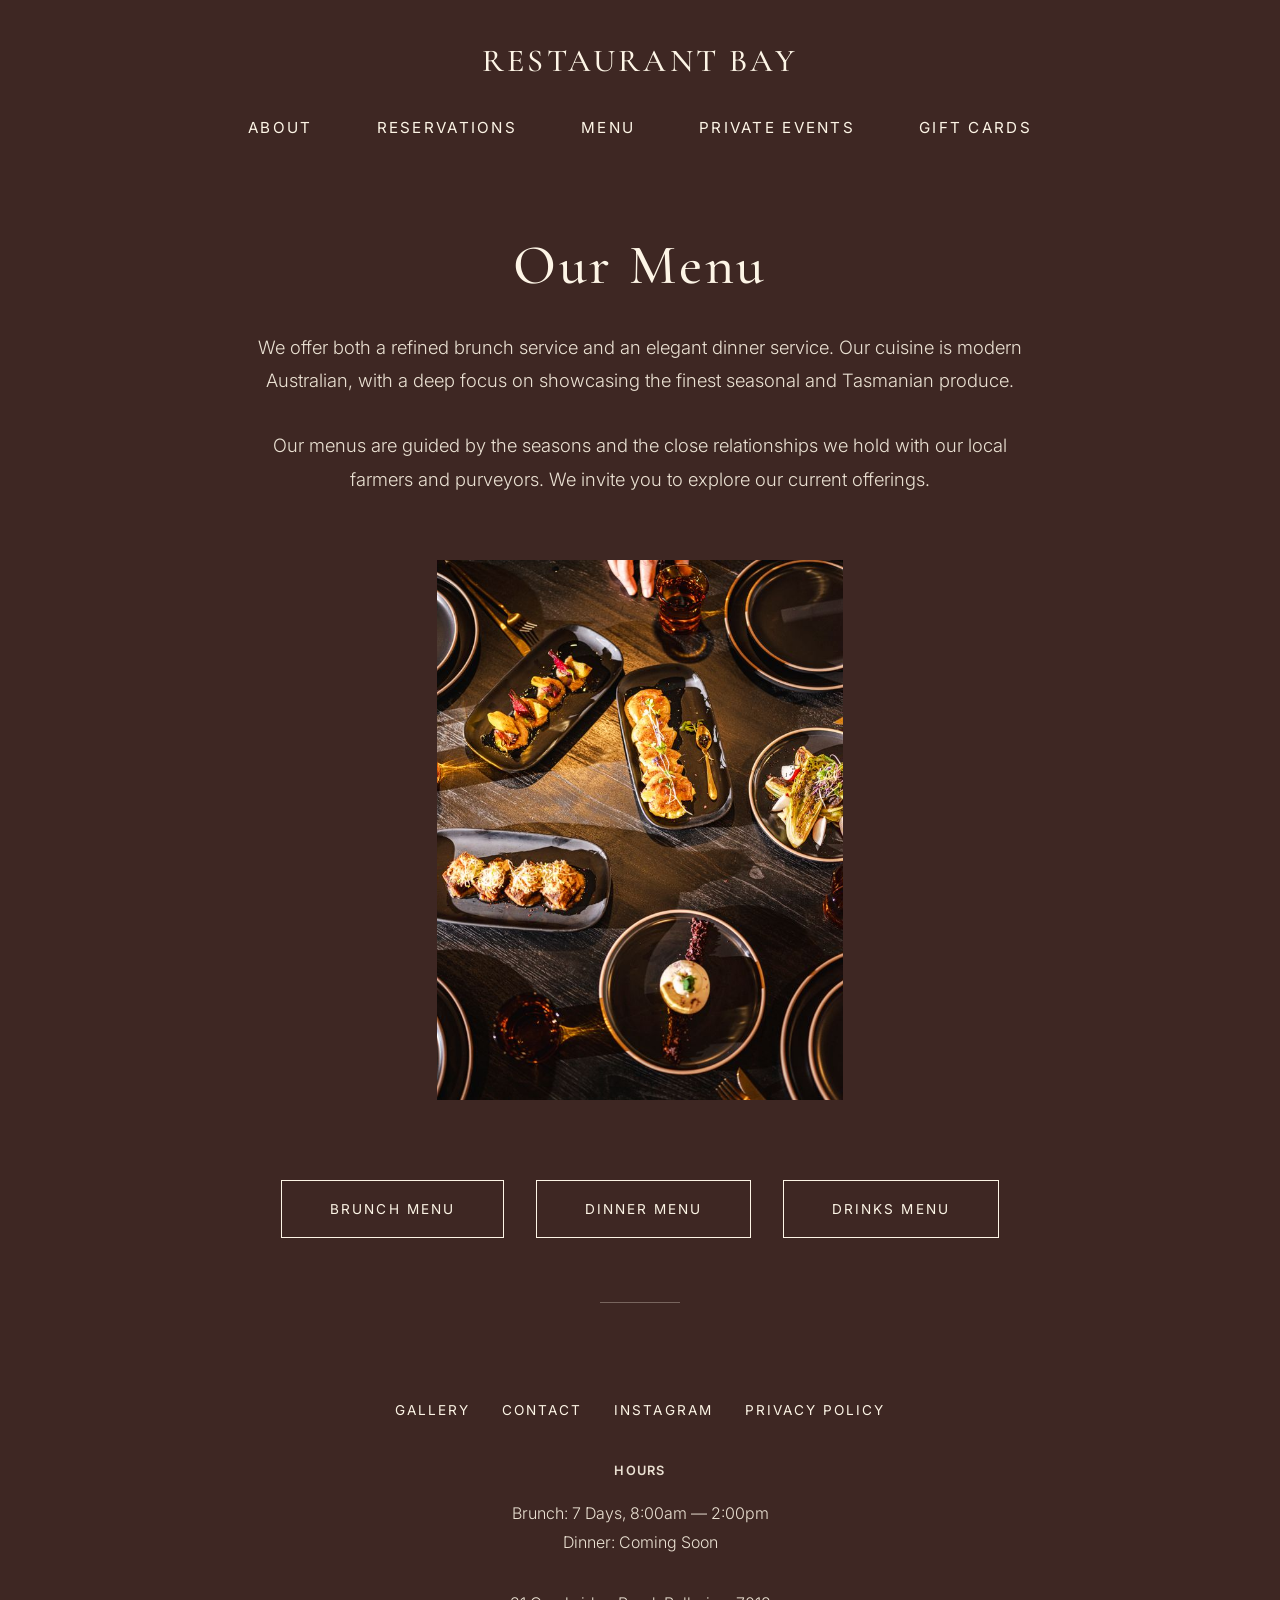
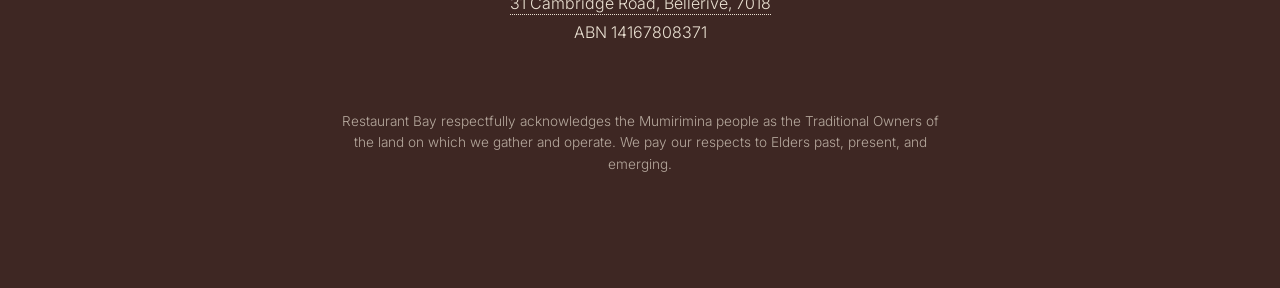
<file: menu.html>
<!DOCTYPE html>
<html lang="en">
<head>
    <meta charset="UTF-8">
    <title>Menu | Restaurant Bay</title>
    <link rel="canonical" href="https://restaurantbay.com.au/menu.html">
    <meta name="description" content="View the menu at Restaurant Bay.">
    <link rel="stylesheet" href="styles.css?v=2">
    <link rel="preconnect" href="https://fonts.googleapis.com">
    <link rel="preconnect" href="https://fonts.gstatic.com" crossorigin>
    <link rel="icon" type="image/svg+xml" href="images/favicon.svg">
    <link href="https://fonts.googleapis.com/css2?family=Cormorant+Garamond:wght@400;500;600&family=Inter:wght@300;400;600&display=swap" rel="stylesheet">
    <!-- Google tag (gtag.js) -->
    <script async src="https://www.googletagmanager.com/gtag/js?id=G-ELLNGBX186"></script>
    <script>
      window.dataLayer = window.dataLayer || [];
      function gtag(){dataLayer.push(arguments);}
      gtag('js', new Date());

      gtag('config', 'G-ELLNGBX186');
    </script>
</head>
<body>
    <header class="navbar fade-in">
        <a href="index.html" class="logo">RESTAURANT BAY</a>
        <nav class="nav-links">
            <a href="index.html#about">ABOUT</a>
            <a href="reservations.html">RESERVATIONS</a>
            <a href="menu.html">MENU</a>
            <a href="private-events.html">PRIVATE EVENTS</a>
            <a href="vouchers.html">GIFT CARDS</a>
        </nav>
    </header>

    <main style="padding-top: 200px; min-height: 80vh;">
        <section id="menu" class="single-column fade-in-up" style="padding-top: 2rem; padding-bottom: 4rem;">
            <div class="text-block">
                <h2>Our Menu</h2>
                <p>We offer both a refined brunch service and an elegant dinner service. Our cuisine is modern Australian, with a deep focus on showcasing the finest seasonal and Tasmanian produce.</p>
                <p>Our menus are guided by the seasons and the close relationships we hold with our local farmers and purveyors. We invite you to explore our current offerings.</p>
                
                <img src="images/menu-photo.jpg" alt="A glimpse of the seasonal modern Australian menu at Restaurant Bay, Hobart" class="landscape-img fade-in-up" style="margin-top: 4rem; margin-bottom: 2rem; border-radius: 4px;" loading="lazy">

                <div class="button-group" style="margin-top: 3rem; display: flex; gap: 2rem; justify-content: center; flex-wrap: wrap;">
                    <a href="Bay%20Brunch%20Website.pdf" target="_blank" class="btn">Brunch Menu</a>
                    <a href="Bay%20Dinner%20Website.pdf" target="_blank" class="btn">Dinner Menu</a>
                    <a href="Bay%20Drinks%20Website.pdf" target="_blank" class="btn">Drinks Menu</a>
                </div>
            </div>
        </section>

    </main>

    <footer id="contact" class="footer fade-in-up">
        <div class="footer-minimal">
            <nav class="footer-nav">
                <a href="gallery.html">Gallery</a>
                <a href="contact.html">Contact</a>
                <a href="https://www.instagram.com/bay_bellerive/" target="_blank">Instagram</a>
                <a href="privacy.html">Privacy Policy</a>
            </nav>
            <div style="margin-bottom: 2rem;">
                <p><strong>Hours</strong></p>
                <p>Brunch: 7 Days, 8:00am — 2:00pm<br>
                Dinner: Coming Soon</p>
            </div>
            <p><a href="https://www.google.com/maps/search/?api=1&query=31+Cambridge+Road,+Bellerive,+TAS+7018" target="_blank" style="color: inherit; text-decoration: none; border-bottom: 1px dotted currentColor; padding-bottom: 1px; transition: opacity 0.2s;" onmouseover="this.style.opacity='0.7'" onmouseout="this.style.opacity='1'">31 Cambridge Road, Bellerive, 7018</a><br>
            ABN 14167808371</p>
            <p style="margin-top: 4rem; font-size: 0.85rem; opacity: 0.7; max-width: 600px; margin-left: auto; margin-right: auto; line-height: 1.6;">Restaurant Bay respectfully acknowledges the Mumirimina people as the Traditional Owners of the land on which we gather and operate. We pay our respects to Elders past, present, and emerging.</p>
        </div>
    </footer>

    <script src="script.js"></script>
</body>
</html>
</file>
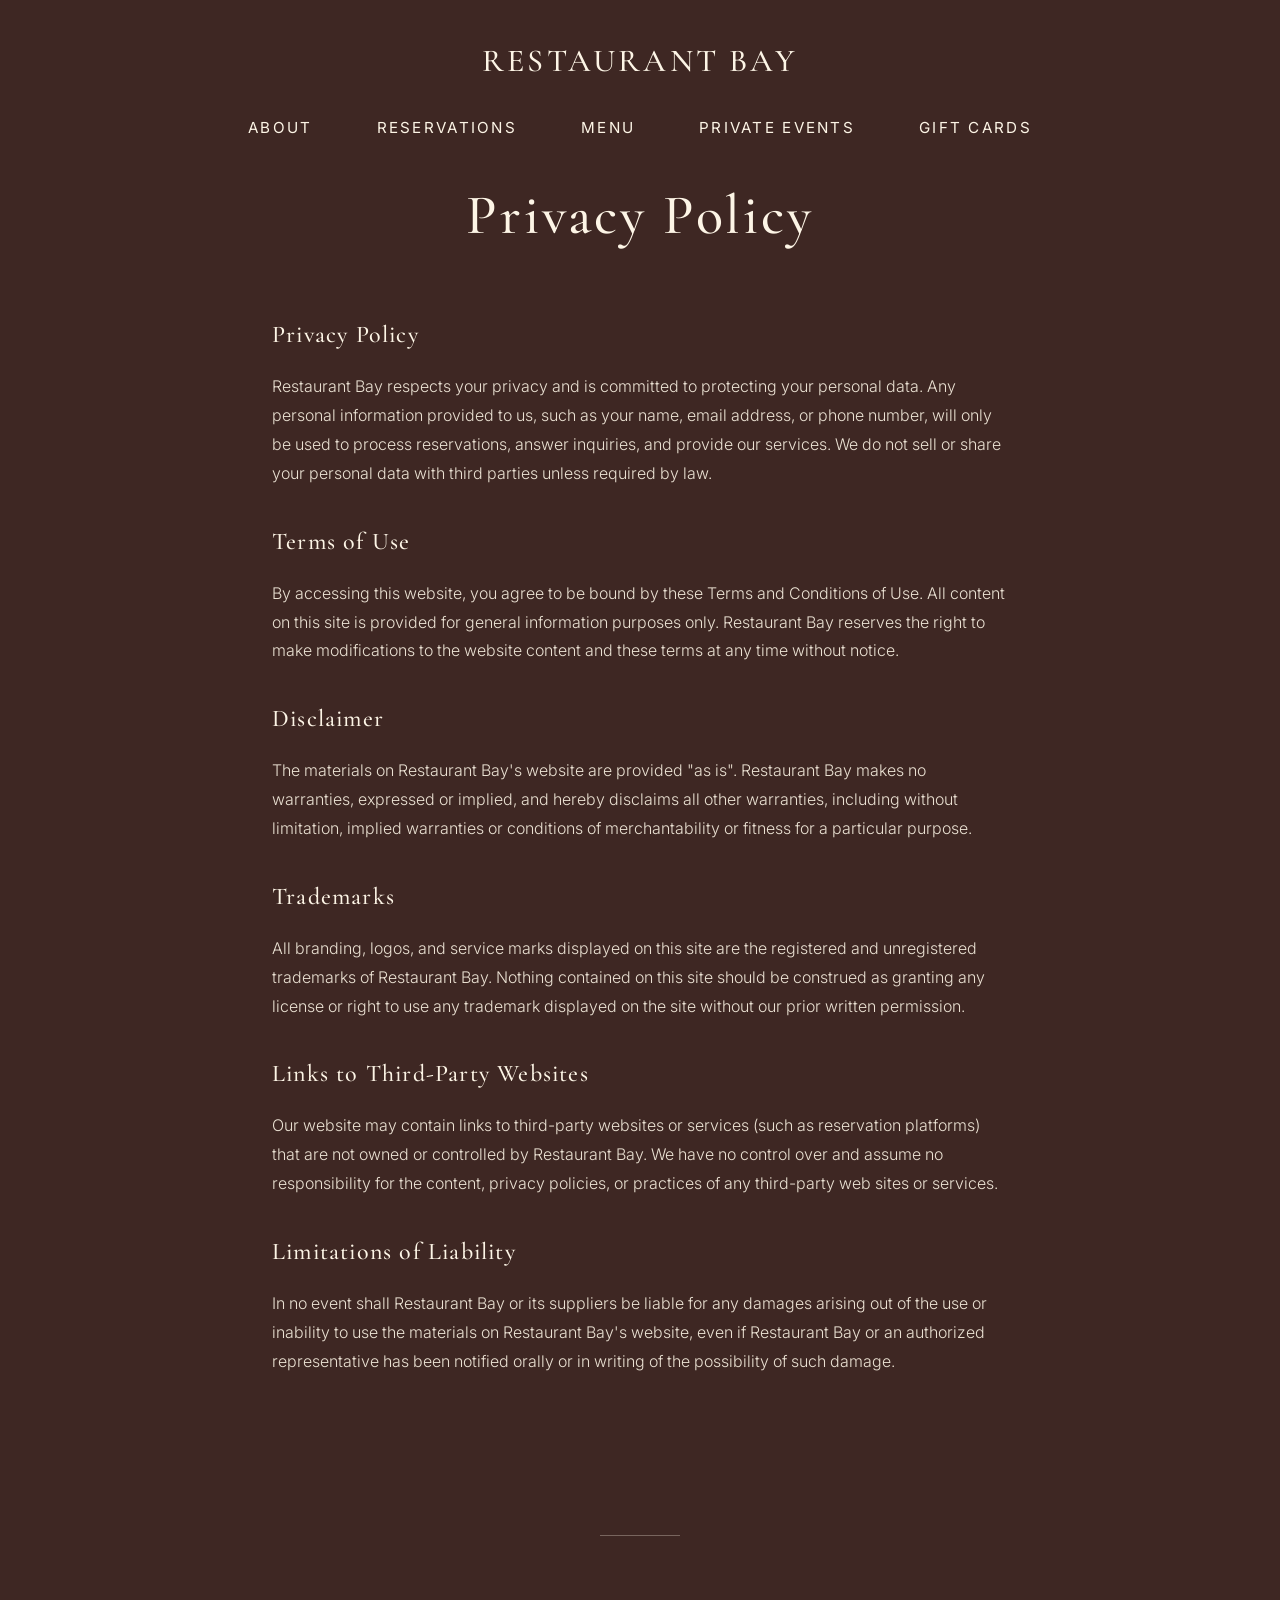
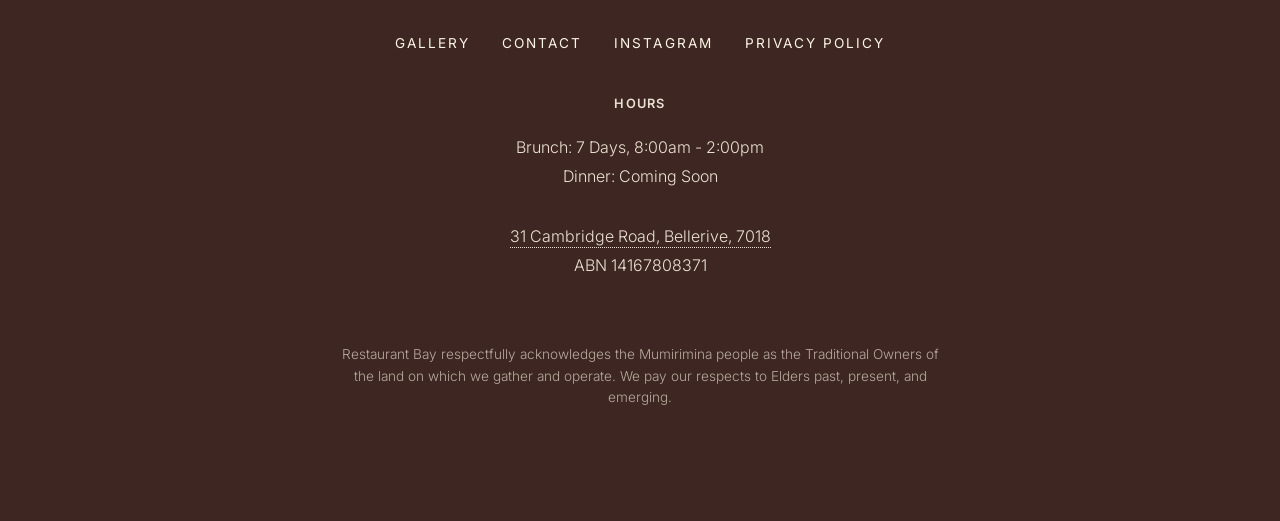
<file: privacy.html>
<!DOCTYPE html>
<html lang="en">
<head>
    <meta charset="UTF-8">
    <meta name="viewport" content="width=device-width, initial-scale=1.0">
    <title>Privacy Policy</title>
    <meta name="description" content="Privacy Policy, Terms of Use, and Disclaimer for Restaurant Bay.">
    <link rel="stylesheet" href="styles.css">
    <link rel="preconnect" href="https://fonts.googleapis.com">
    <link rel="preconnect" href="https://fonts.gstatic.com" crossorigin>
    <link rel="icon" type="image/svg+xml" href="images/favicon.svg">
    <link href="https://fonts.googleapis.com/css2?family=Cormorant+Garamond:wght@400;500;600&family=Inter:wght@300;400;600&display=swap" rel="stylesheet">
    <!-- Google tag (gtag.js) -->
    <script async src="https://www.googletagmanager.com/gtag/js?id=G-ELLNGBX186"></script>
    <script>
      window.dataLayer = window.dataLayer || [];
      function gtag(){dataLayer.push(arguments);}
      gtag('js', new Date());

      gtag('config', 'G-ELLNGBX186');
    </script>
</head>
<body>
    <header class="navbar fade-in">
        <a href="index.html" class="logo">RESTAURANT BAY</a>
        <nav class="nav-links">
            <a href="index.html#about">ABOUT</a>
            <a href="reservations.html">RESERVATIONS</a>
            <a href="menu.html">MENU</a>
            <a href="private-events.html">PRIVATE EVENTS</a>
            <a href="vouchers.html">GIFT CARDS</a>
        </nav>
    </header>

    <main style="padding-top: 150px; min-height: 80vh;">
        <section class="centered-section fade-in-up" style="padding-top: 2rem; max-width: 800px; text-align: left;">
            <h2 style="text-align: center;">Privacy Policy</h2>
            
            <div style="margin-top: 4rem;">
                <h3 style="font-size: 1.5rem; margin-bottom: 1rem;">Privacy Policy</h3>
                <p style="font-size: 1rem; margin-bottom: 2rem;">Restaurant Bay respects your privacy and is committed to protecting your personal data. Any personal information provided to us, such as your name, email address, or phone number, will only be used to process reservations, answer inquiries, and provide our services. We do not sell or share your personal data with third parties unless required by law.</p>

                <h3 style="font-size: 1.5rem; margin-bottom: 1rem;">Terms of Use</h3>
                <p style="font-size: 1rem; margin-bottom: 2rem;">By accessing this website, you agree to be bound by these Terms and Conditions of Use. All content on this site is provided for general information purposes only. Restaurant Bay reserves the right to make modifications to the website content and these terms at any time without notice.</p>

                <h3 style="font-size: 1.5rem; margin-bottom: 1rem;">Disclaimer</h3>
                <p style="font-size: 1rem; margin-bottom: 2rem;">The materials on Restaurant Bay's website are provided "as is". Restaurant Bay makes no warranties, expressed or implied, and hereby disclaims all other warranties, including without limitation, implied warranties or conditions of merchantability or fitness for a particular purpose.</p>

                <h3 style="font-size: 1.5rem; margin-bottom: 1rem;">Trademarks</h3>
                <p style="font-size: 1rem; margin-bottom: 2rem;">All branding, logos, and service marks displayed on this site are the registered and unregistered trademarks of Restaurant Bay. Nothing contained on this site should be construed as granting any license or right to use any trademark displayed on the site without our prior written permission.</p>

                <h3 style="font-size: 1.5rem; margin-bottom: 1rem;">Links to Third-Party Websites</h3>
                <p style="font-size: 1rem; margin-bottom: 2rem;">Our website may contain links to third-party websites or services (such as reservation platforms) that are not owned or controlled by Restaurant Bay. We have no control over and assume no responsibility for the content, privacy policies, or practices of any third-party web sites or services.</p>

                <h3 style="font-size: 1.5rem; margin-bottom: 1rem;">Limitations of Liability</h3>
                <p style="font-size: 1rem; margin-bottom: 2rem;">In no event shall Restaurant Bay or its suppliers be liable for any damages arising out of the use or inability to use the materials on Restaurant Bay's website, even if Restaurant Bay or an authorized representative has been notified orally or in writing of the possibility of such damage.</p>
            </div>
        </section>
    </main>

    <footer id="contact" class="footer fade-in-up">
        <div class="footer-minimal">
            <nav class="footer-nav">
                <a href="gallery.html">Gallery</a>
                <a href="contact.html">Contact</a>
                <a href="https://www.instagram.com/bay_bellerive/" target="_blank">Instagram</a>
                <a href="privacy.html">Privacy Policy</a>
            </nav>
            <div style="margin-bottom: 2rem;">
                <p><strong>Hours</strong></p>
                <p>Brunch: 7 Days, 8:00am - 2:00pm<br>
                Dinner: Coming Soon</p>
            </div>
            <p><a href="https://www.google.com/maps/search/?api=1&query=31+Cambridge+Road,+Bellerive,+TAS+7018" target="_blank" style="color: inherit; text-decoration: none; border-bottom: 1px dotted currentColor; padding-bottom: 1px; transition: opacity 0.2s;" onmouseover="this.style.opacity='0.7'" onmouseout="this.style.opacity='1'">31 Cambridge Road, Bellerive, 7018</a><br>
            ABN 14167808371</p>
            <p style="margin-top: 4rem; font-size: 0.85rem; opacity: 0.7; max-width: 600px; margin-left: auto; margin-right: auto; line-height: 1.6;">Restaurant Bay respectfully acknowledges the Mumirimina people as the Traditional Owners of the land on which we gather and operate. We pay our respects to Elders past, present, and emerging.</p>
        </div>
    </footer>

    <script src="script.js"></script>
</body>
</html>
</file>
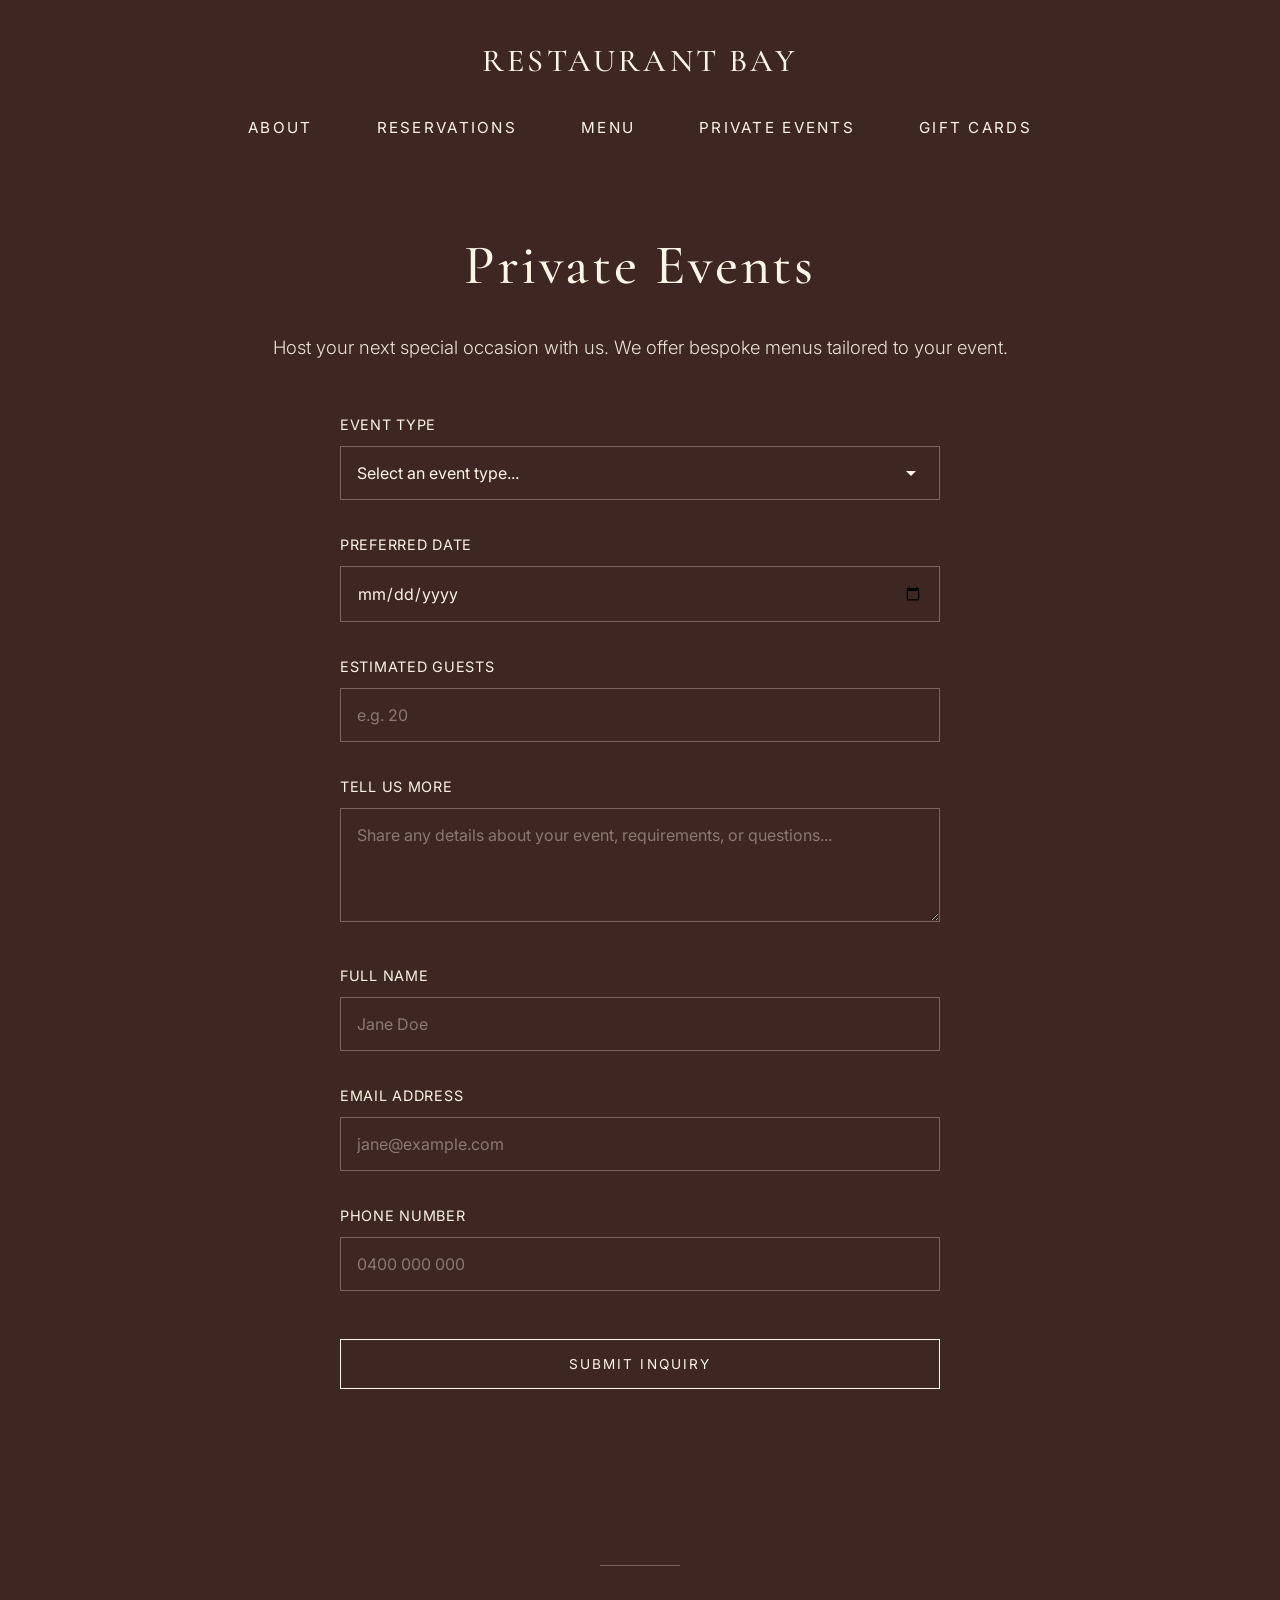
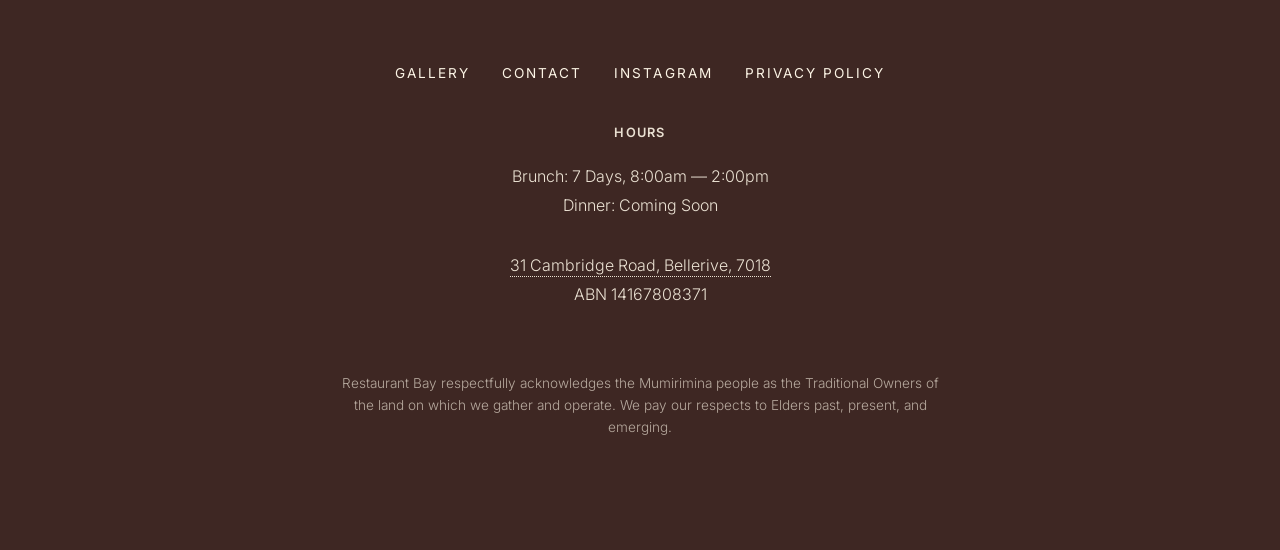
<file: private-events.html>
<!DOCTYPE html>
<html lang="en">
<head>
    <meta charset="UTF-8">
    <meta name="viewport" content="width=device-width, initial-scale=1.0">
    <title>Private Events | Restaurant Bay</title>
    <meta name="description" content="Host your private events at Restaurant Bay.">
    <link rel="stylesheet" href="styles.css">
    <link rel="preconnect" href="https://fonts.googleapis.com">
    <link rel="preconnect" href="https://fonts.gstatic.com" crossorigin>
    <link rel="icon" type="image/svg+xml" href="images/favicon.svg">
    <link href="https://fonts.googleapis.com/css2?family=Cormorant+Garamond:wght@400;500;600&family=Inter:wght@300;400;600&display=swap" rel="stylesheet">
    <!-- Google tag (gtag.js) -->
    <script async src="https://www.googletagmanager.com/gtag/js?id=G-ELLNGBX186"></script>
    <script>
      window.dataLayer = window.dataLayer || [];
      function gtag(){dataLayer.push(arguments);}
      gtag('js', new Date());

      gtag('config', 'G-ELLNGBX186');
    </script>
</head>
<body>
    <header class="navbar fade-in">
        <a href="index.html" class="logo">RESTAURANT BAY</a>
        <nav class="nav-links">
            <a href="index.html#about">ABOUT</a>
            <a href="reservations.html">RESERVATIONS</a>
            <a href="menu.html">MENU</a>
            <a href="private-events.html">PRIVATE EVENTS</a>
            <a href="vouchers.html">GIFT CARDS</a>
        </nav>
    </header>

    <main style="padding-top: 200px; min-height: 80vh;">
        <section id="catering" class="centered-section fade-in-up" style="padding-top: 2rem;">
            <h2>Private Events</h2>
            <p style="margin-bottom: 3rem;">Host your next special occasion with us. We offer bespoke menus tailored to your event.</p>
            
            <form action="mailto:info@baybellerive.com.au,hannah@abundanceonthequay.com.au" method="POST" enctype="text/plain" class="custom-form">
                
                <div class="form-group">
                    <label for="event-type">Event Type</label>
                    <select id="event-type" name="Event Type" class="form-control" required>
                        <option value="" disabled selected>Select an event type...</option>
                        <option value="Private Dining">Private Dining</option>
                        <option value="Corporate Event">Corporate Event</option>
                        <option value="Wedding">Wedding</option>
                        <option value="Cocktail Party">Cocktail Party</option>
                        <option value="Catering">Catering</option>
                        <option value="Other">Other</option>
                    </select>
                </div>

                <div class="form-group">
                    <label for="event-date">Preferred Date</label>
                    <input type="date" id="event-date" name="Preferred Date" class="form-control" required>
                </div>

                <div class="form-group">
                    <label for="event-guests">Estimated Guests</label>
                    <input type="number" id="event-guests" name="Estimated Guests" class="form-control" min="1" placeholder="e.g. 20" required>
                </div>

                <div class="form-group">
                    <label for="event-details">Tell us more</label>
                    <textarea id="event-details" name="Details" class="form-control" rows="4" placeholder="Share any details about your event, requirements, or questions..." required></textarea>
                </div>

                <div class="form-group">
                    <label for="full-name">Full Name</label>
                    <input type="text" id="full-name" name="Full Name" class="form-control" placeholder="Jane Doe" required>
                </div>

                <div class="form-group">
                    <label for="email">Email Address</label>
                    <input type="email" id="email" name="Email" class="form-control" placeholder="jane@example.com" required>
                </div>

                <div class="form-group">
                    <label for="phone">Phone Number</label>
                    <input type="tel" id="phone" name="Phone Number" class="form-control" placeholder="0400 000 000" required>
                </div>

                <button type="submit" class="btn" style="width: 100%; margin-top: 1rem; background: transparent; color: var(--text-color); cursor: pointer;">Submit Inquiry</button>
            </form>
        </section>
    </main>

    <footer id="contact" class="footer fade-in-up">
        <div class="footer-minimal">
            <nav class="footer-nav">
                <a href="gallery.html">Gallery</a>
                <a href="contact.html">Contact</a>
                <a href="https://www.instagram.com/bay_bellerive/" target="_blank">Instagram</a>
                <a href="privacy.html">Privacy Policy</a>
            </nav>
            <div style="margin-bottom: 2rem;">
                <p><strong>Hours</strong></p>
                <p>Brunch: 7 Days, 8:00am — 2:00pm<br>
                Dinner: Coming Soon</p>
            </div>
            <p><a href="https://www.google.com/maps/search/?api=1&query=31+Cambridge+Road,+Bellerive,+TAS+7018" target="_blank" style="color: inherit; text-decoration: none; border-bottom: 1px dotted currentColor; padding-bottom: 1px; transition: opacity 0.2s;" onmouseover="this.style.opacity='0.7'" onmouseout="this.style.opacity='1'">31 Cambridge Road, Bellerive, 7018</a><br>
            ABN 14167808371</p>
            <p style="margin-top: 4rem; font-size: 0.85rem; opacity: 0.7; max-width: 600px; margin-left: auto; margin-right: auto; line-height: 1.6;">Restaurant Bay respectfully acknowledges the Mumirimina people as the Traditional Owners of the land on which we gather and operate. We pay our respects to Elders past, present, and emerging.</p>
        </div>
    </footer>

    <script src="script.js"></script>
</body>
</html>
</file>
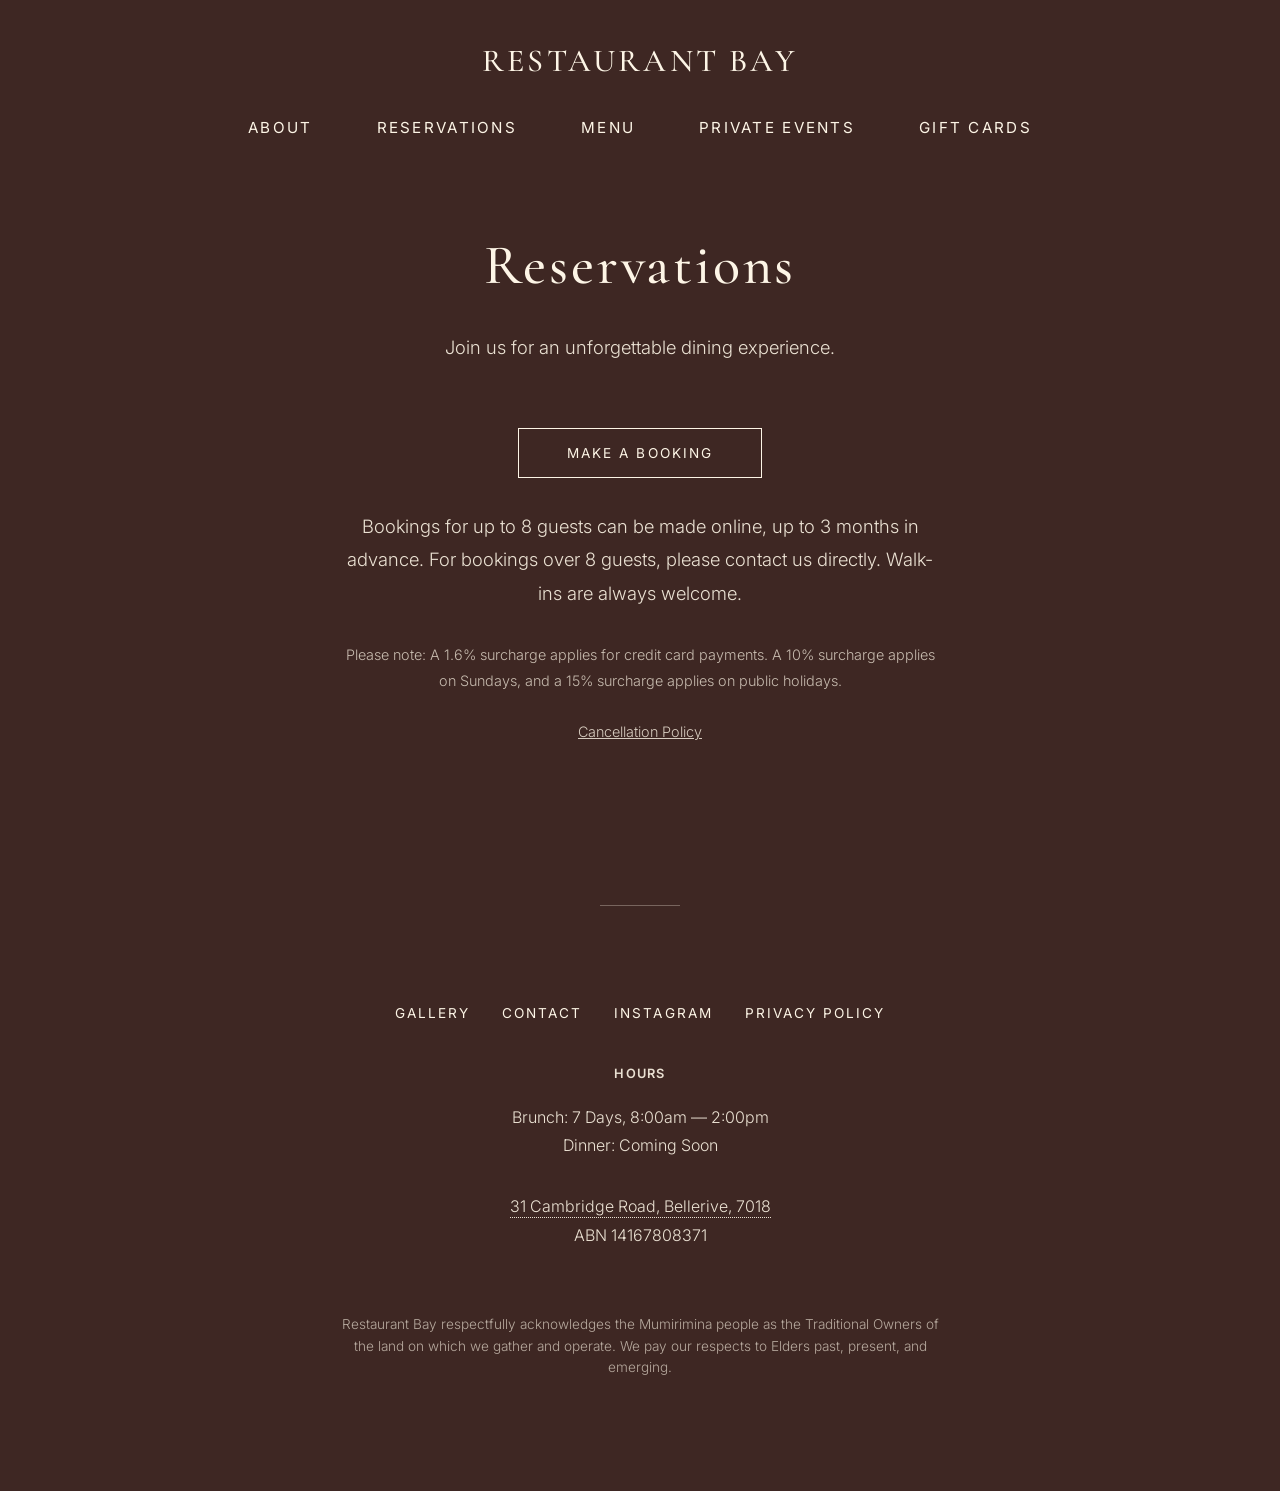
<file: reservations.html>
<!DOCTYPE html>
<html lang="en">
<head>
    <meta charset="UTF-8">
    <meta name="viewport" content="width=device-width, initial-scale=1.0">
    <title>Reservations | Restaurant Bay</title>
    <meta name="description" content="Make a reservation at Restaurant Bay.">
    <link rel="stylesheet" href="styles.css">
    <link rel="preconnect" href="https://fonts.googleapis.com">
    <link rel="preconnect" href="https://fonts.gstatic.com" crossorigin>
    <link rel="icon" type="image/svg+xml" href="images/favicon.svg">
    <link href="https://fonts.googleapis.com/css2?family=Cormorant+Garamond:wght@400;500;600&family=Inter:wght@300;400;600&display=swap" rel="stylesheet">
    <!-- Google tag (gtag.js) -->
    <script async src="https://www.googletagmanager.com/gtag/js?id=G-ELLNGBX186"></script>
    <script>
      window.dataLayer = window.dataLayer || [];
      function gtag(){dataLayer.push(arguments);}
      gtag('js', new Date());

      gtag('config', 'G-ELLNGBX186');
    </script>
</head>
<body>
    <header class="navbar fade-in">
        <a href="index.html" class="logo">RESTAURANT BAY</a>
        <nav class="nav-links">
            <a href="index.html#about">ABOUT</a>
            <a href="reservations.html">RESERVATIONS</a>
            <a href="menu.html">MENU</a>
            <a href="private-events.html">PRIVATE EVENTS</a>
            <a href="vouchers.html">GIFT CARDS</a>
        </nav>
    </header>

    <main style="padding-top: 200px; min-height: 80vh;">
        <section id="reservations" class="centered-section fade-in-up" style="padding-top: 2rem;">
            <h2>Reservations</h2>
            <p>Join us for an unforgettable dining experience.</p>
            
            <button id="open-reservation-btn" class="btn" style="margin: 2rem 0; background: transparent; color: var(--text-color); cursor: pointer;">Make a Booking</button>
            
            <div class="booking-info" style="max-width: 600px; margin: 0 auto; text-align: center;">
                <p>Bookings for up to 8 guests can be made online, up to 3 months in advance. For bookings over 8 guests, please contact us directly. Walk-ins are always welcome.</p>
                <p style="font-size: 0.9rem; margin-top: 2rem; opacity: 0.8;">Please note: A 1.6% surcharge applies for credit card payments. A 10% surcharge applies on Sundays, and a 15% surcharge applies on public holidays.<br><br><a href="cancellation-policy.html" style="text-decoration: underline;">Cancellation Policy</a></p>
            </div>
        </section>

        <!-- Reservation Modal -->
        <div id="reservation-modal" class="modal">
            <div class="modal-content">
                <span id="close-reservation-btn" class="close-modal">&times;</span>
                <div class='obee-widget' account="restaurantbay" hide-header='false' min-height='450' add-height='50' scrolltop='true' widget-type='booking'></div>
                <script src='https://bookings.obeeapp.com/iframe.js'></script>
            </div>
        </div>

        <script>
            document.addEventListener('DOMContentLoaded', () => {
                const modal = document.getElementById('reservation-modal');
                const openBtn = document.getElementById('open-reservation-btn');
                const closeBtn = document.getElementById('close-reservation-btn');

                openBtn.addEventListener('click', () => {
                    modal.classList.add('active');
                });

                closeBtn.addEventListener('click', () => {
                    modal.classList.remove('active');
                });

                // Close on outside click
                window.addEventListener('click', (e) => {
                    if (e.target === modal) {
                        modal.classList.remove('active');
                    }
                });
            });
        </script>
    </main>

    <footer id="contact" class="footer fade-in-up">
        <div class="footer-minimal">
            <nav class="footer-nav">
                <a href="gallery.html">Gallery</a>
                <a href="contact.html">Contact</a>
                <a href="https://www.instagram.com/bay_bellerive/" target="_blank">Instagram</a>
                <a href="privacy.html">Privacy Policy</a>
            </nav>
            <div style="margin-bottom: 2rem;">
                <p><strong>Hours</strong></p>
                <p>Brunch: 7 Days, 8:00am — 2:00pm<br>
                Dinner: Coming Soon</p>
            </div>
            <p><a href="https://www.google.com/maps/search/?api=1&query=31+Cambridge+Road,+Bellerive,+TAS+7018" target="_blank" style="color: inherit; text-decoration: none; border-bottom: 1px dotted currentColor; padding-bottom: 1px; transition: opacity 0.2s;" onmouseover="this.style.opacity='0.7'" onmouseout="this.style.opacity='1'">31 Cambridge Road, Bellerive, 7018</a><br>
            ABN 14167808371</p>
            <p style="margin-top: 4rem; font-size: 0.85rem; opacity: 0.7; max-width: 600px; margin-left: auto; margin-right: auto; line-height: 1.6;">Restaurant Bay respectfully acknowledges the Mumirimina people as the Traditional Owners of the land on which we gather and operate. We pay our respects to Elders past, present, and emerging.</p>
        </div>
    </footer>

    <script src="script.js"></script>
</body>
</html>
</file>
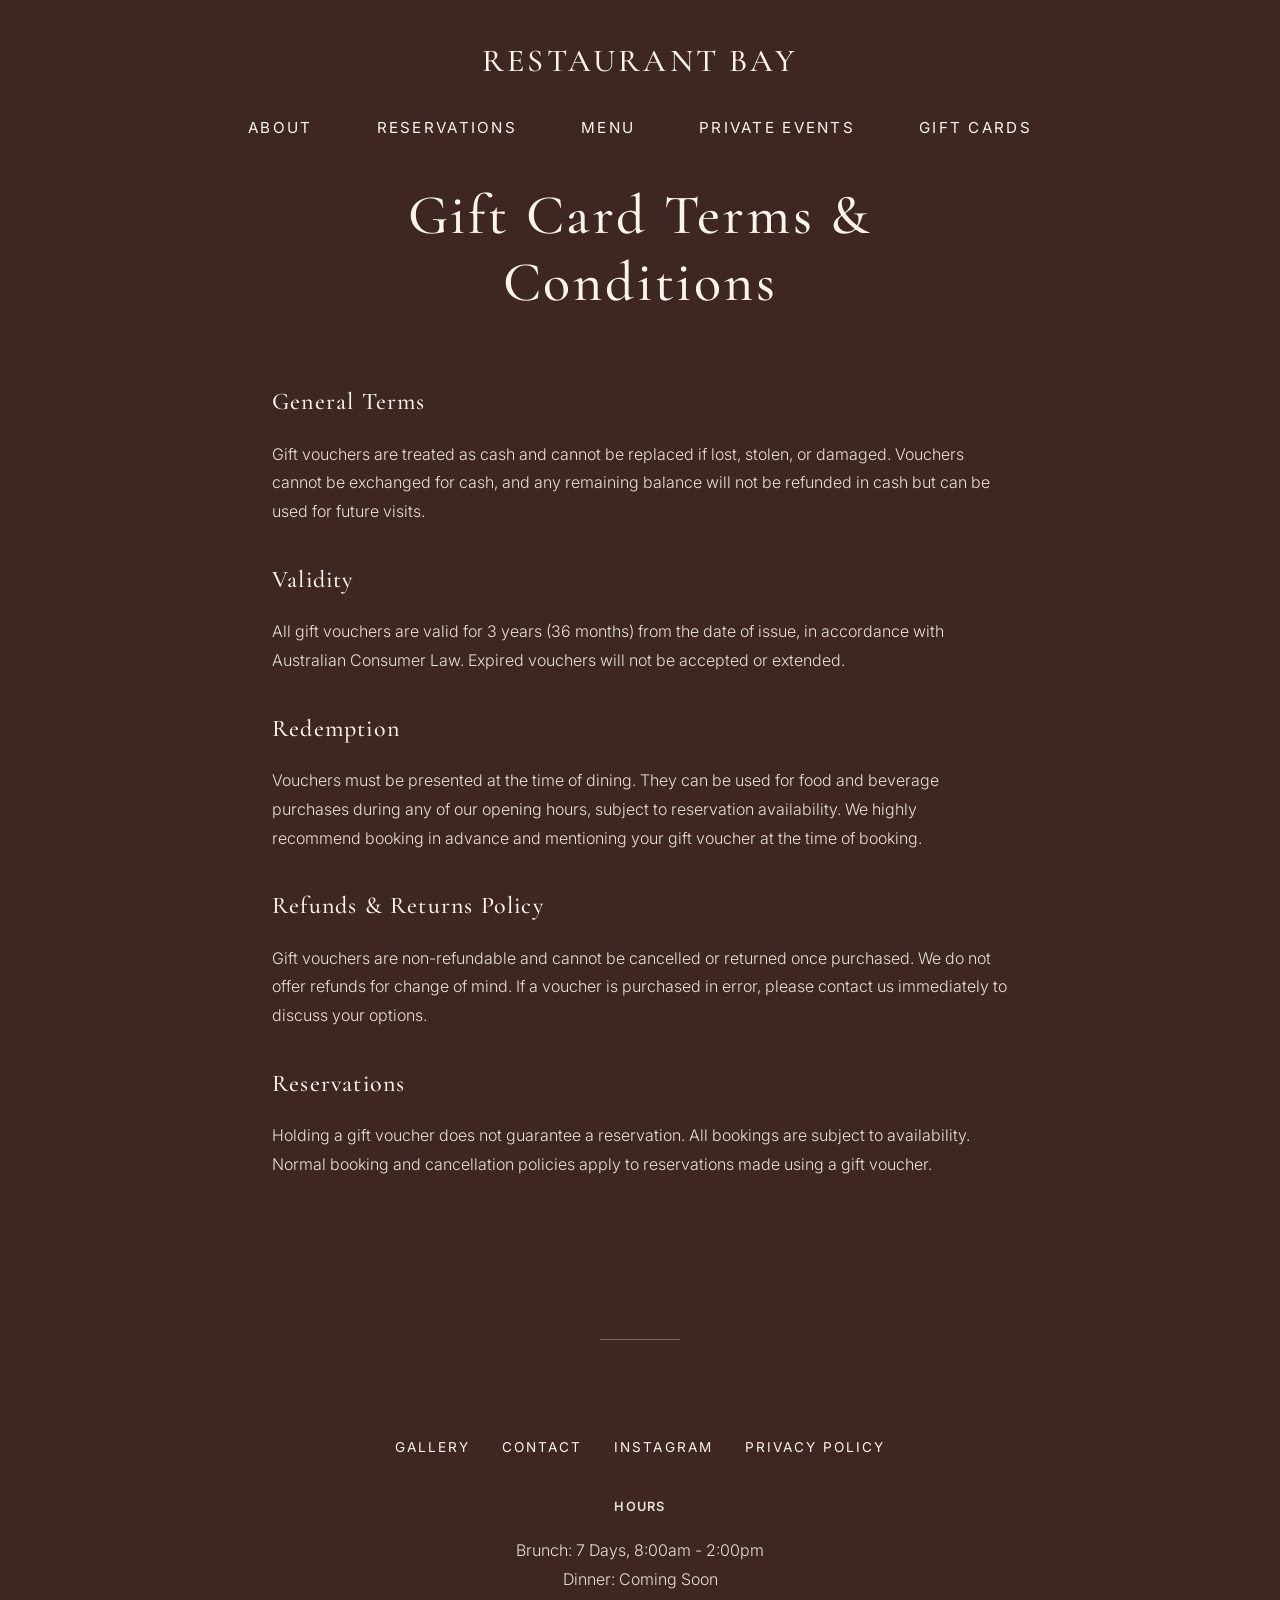
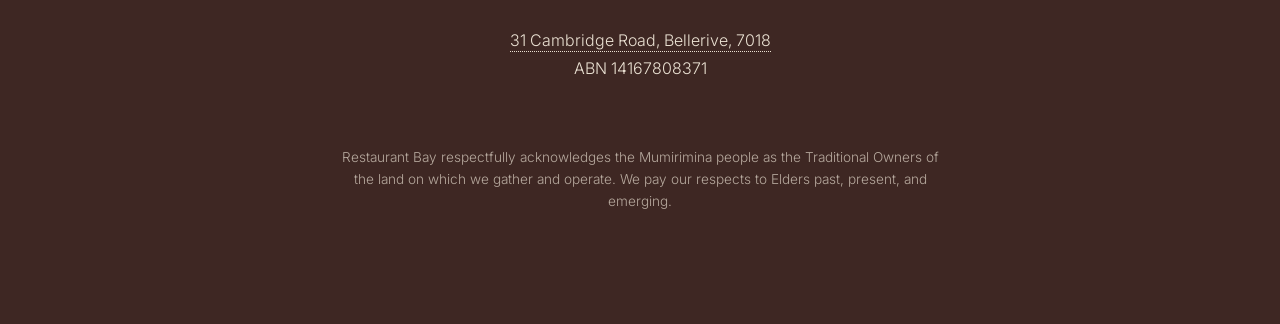
<file: voucher-terms.html>
<!DOCTYPE html>
<html lang="en">
<head>
    <meta charset="UTF-8">
    <meta name="viewport" content="width=device-width, initial-scale=1.0">
    <title>Gift Card Terms & Conditions | Restaurant Bay</title>
    <meta name="description" content="Gift Voucher Terms and Conditions, and Refunds and Returns Policy for Restaurant Bay.">
    <link rel="stylesheet" href="styles.css">
    <link rel="preconnect" href="https://fonts.googleapis.com">
    <link rel="preconnect" href="https://fonts.gstatic.com" crossorigin>
    <link rel="icon" type="image/svg+xml" href="images/favicon.svg">
    <link href="https://fonts.googleapis.com/css2?family=Cormorant+Garamond:wght@400;500;600&family=Inter:wght@300;400;600&display=swap" rel="stylesheet">
    <!-- Google tag (gtag.js) -->
    <script async src="https://www.googletagmanager.com/gtag/js?id=G-ELLNGBX186"></script>
    <script>
      window.dataLayer = window.dataLayer || [];
      function gtag(){dataLayer.push(arguments);}
      gtag('js', new Date());

      gtag('config', 'G-ELLNGBX186');
    </script>
</head>
<body>
    <header class="navbar fade-in">
        <a href="index.html" class="logo">RESTAURANT BAY</a>
        <nav class="nav-links">
            <a href="index.html#about">ABOUT</a>
            <a href="reservations.html">RESERVATIONS</a>
            <a href="menu.html">MENU</a>
            <a href="private-events.html">PRIVATE EVENTS</a>
            <a href="vouchers.html">GIFT CARDS</a>
        </nav>
    </header>

    <main style="padding-top: 150px; min-height: 80vh;">
        <section class="centered-section fade-in-up" style="padding-top: 2rem; max-width: 800px; text-align: left;">
            <h2 style="text-align: center;">Gift Card Terms & Conditions</h2>
            
            <div style="margin-top: 4rem;">
                <h3 style="font-size: 1.5rem; margin-bottom: 1rem;">General Terms</h3>
                <p style="font-size: 1rem; margin-bottom: 2rem;">Gift vouchers are treated as cash and cannot be replaced if lost, stolen, or damaged. Vouchers cannot be exchanged for cash, and any remaining balance will not be refunded in cash but can be used for future visits.</p>

                <h3 style="font-size: 1.5rem; margin-bottom: 1rem;">Validity</h3>
                <p style="font-size: 1rem; margin-bottom: 2rem;">All gift vouchers are valid for 3 years (36 months) from the date of issue, in accordance with Australian Consumer Law. Expired vouchers will not be accepted or extended.</p>

                <h3 style="font-size: 1.5rem; margin-bottom: 1rem;">Redemption</h3>
                <p style="font-size: 1rem; margin-bottom: 2rem;">Vouchers must be presented at the time of dining. They can be used for food and beverage purchases during any of our opening hours, subject to reservation availability. We highly recommend booking in advance and mentioning your gift voucher at the time of booking.</p>

                <h3 style="font-size: 1.5rem; margin-bottom: 1rem;">Refunds & Returns Policy</h3>
                <p style="font-size: 1rem; margin-bottom: 2rem;">Gift vouchers are non-refundable and cannot be cancelled or returned once purchased. We do not offer refunds for change of mind. If a voucher is purchased in error, please contact us immediately to discuss your options.</p>

                <h3 style="font-size: 1.5rem; margin-bottom: 1rem;">Reservations</h3>
                <p style="font-size: 1rem; margin-bottom: 2rem;">Holding a gift voucher does not guarantee a reservation. All bookings are subject to availability. Normal booking and cancellation policies apply to reservations made using a gift voucher.</p>
            </div>
        </section>
    </main>

    <footer id="contact" class="footer fade-in-up">
        <div class="footer-minimal">
            <nav class="footer-nav">
                <a href="gallery.html">Gallery</a>
                <a href="contact.html">Contact</a>
                <a href="https://www.instagram.com/bay_bellerive/" target="_blank">Instagram</a>
                <a href="privacy.html">Privacy Policy</a>
            </nav>
            <div style="margin-bottom: 2rem;">
                <p><strong>Hours</strong></p>
                <p>Brunch: 7 Days, 8:00am - 2:00pm<br>
                Dinner: Coming Soon</p>
            </div>
            <p><a href="https://www.google.com/maps/search/?api=1&query=31+Cambridge+Road,+Bellerive,+TAS+7018" target="_blank" style="color: inherit; text-decoration: none; border-bottom: 1px dotted currentColor; padding-bottom: 1px; transition: opacity 0.2s;" onmouseover="this.style.opacity='0.7'" onmouseout="this.style.opacity='1'">31 Cambridge Road, Bellerive, 7018</a><br>
            ABN 14167808371</p>
            <p style="margin-top: 4rem; font-size: 0.85rem; opacity: 0.7; max-width: 600px; margin-left: auto; margin-right: auto; line-height: 1.6;">Restaurant Bay respectfully acknowledges the Mumirimina people as the Traditional Owners of the land on which we gather and operate. We pay our respects to Elders past, present, and emerging.</p>
        </div>
    </footer>

    <script src="script.js"></script>
</body>
</html>
</file>
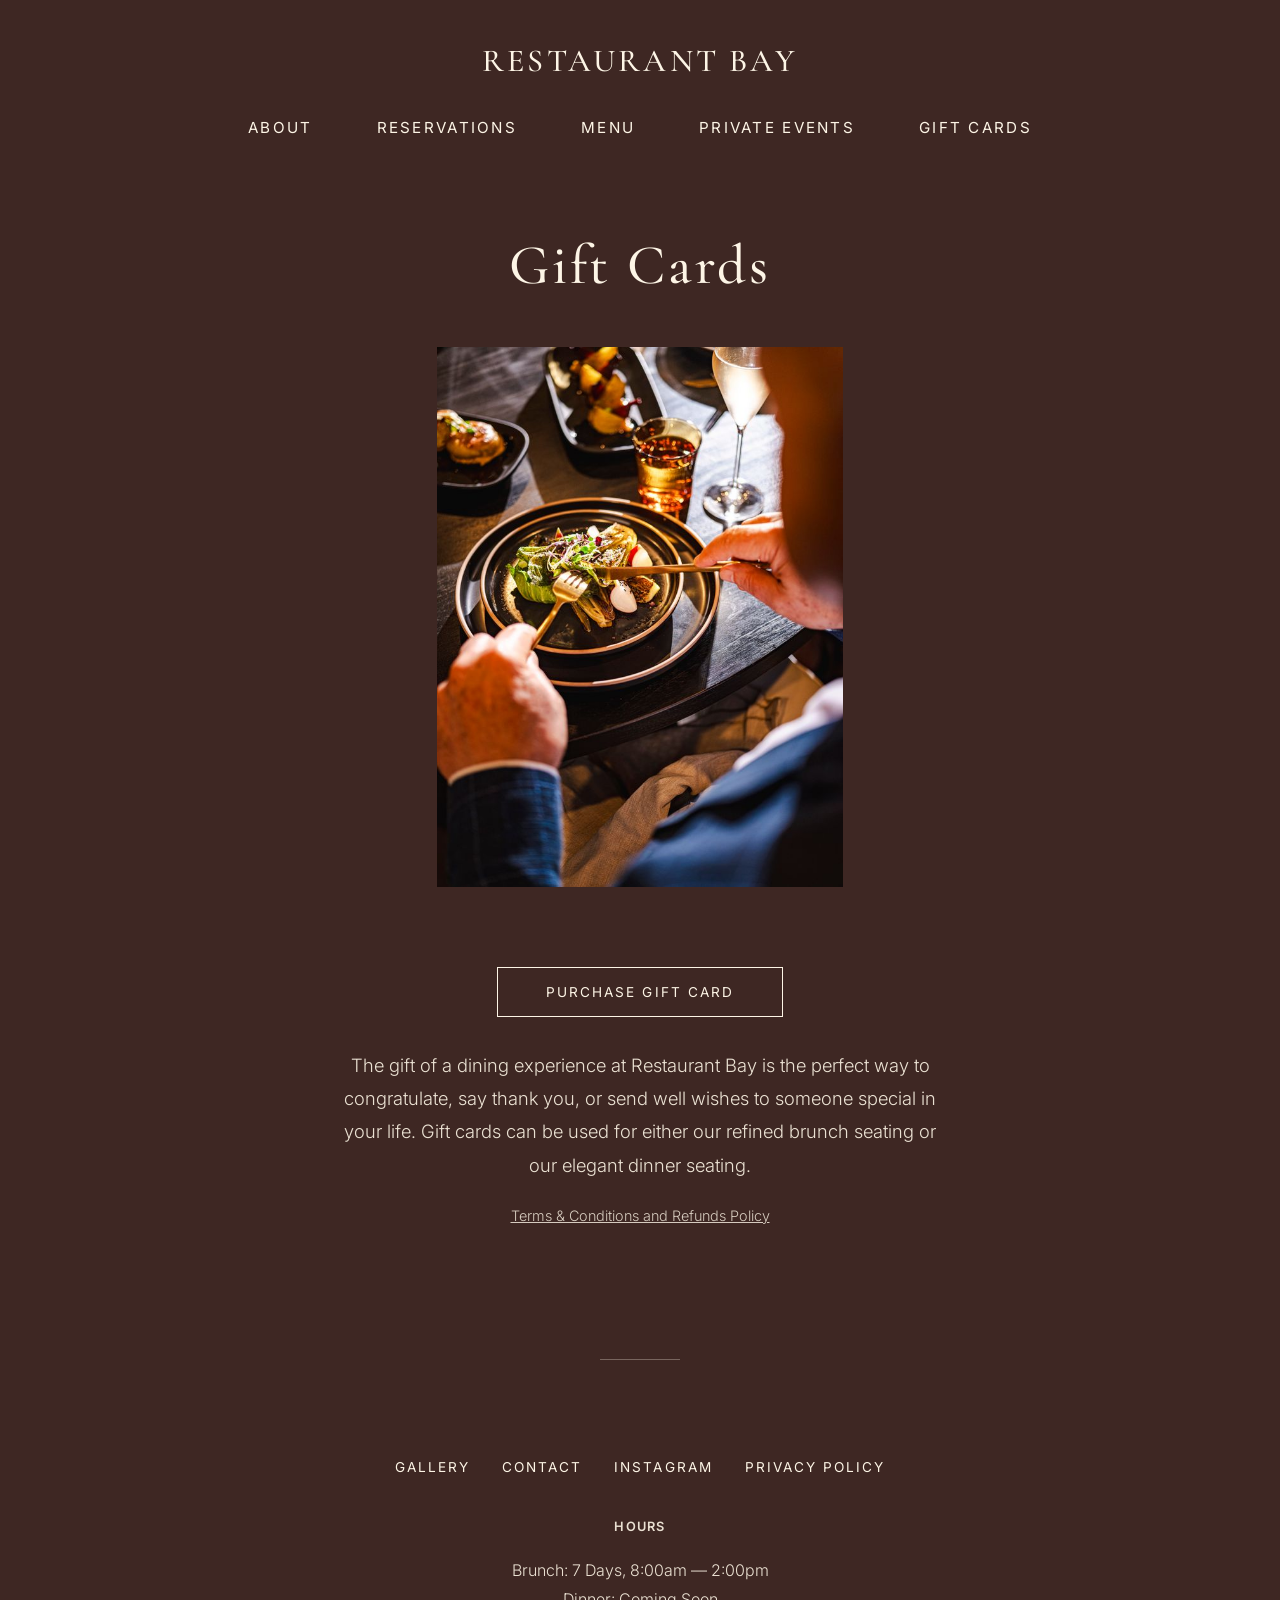
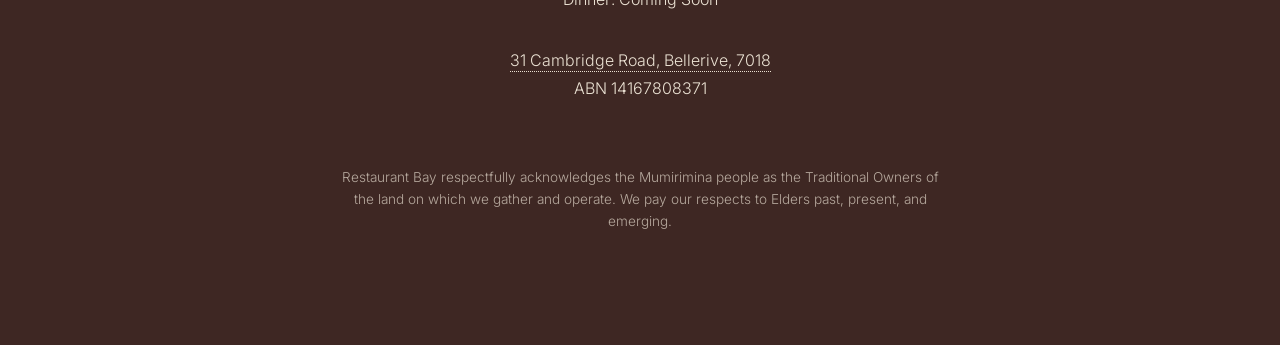
<file: vouchers.html>
<!DOCTYPE html>
<html lang="en">
<head>
    <meta charset="UTF-8">
    <meta name="viewport" content="width=device-width, initial-scale=1.0">
    <title>Gift Cards | Restaurant Bay</title>
    <meta name="description" content="Purchase gift vouchers for Restaurant Bay.">
    <link rel="stylesheet" href="styles.css">
    <link rel="preconnect" href="https://fonts.googleapis.com">
    <link rel="preconnect" href="https://fonts.gstatic.com" crossorigin>
    <link rel="icon" type="image/svg+xml" href="images/favicon.svg">
    <link href="https://fonts.googleapis.com/css2?family=Cormorant+Garamond:wght@400;500;600&family=Inter:wght@300;400;600&display=swap" rel="stylesheet">
    <!-- Google tag (gtag.js) -->
    <script async src="https://www.googletagmanager.com/gtag/js?id=G-ELLNGBX186"></script>
    <script>
      window.dataLayer = window.dataLayer || [];
      function gtag(){dataLayer.push(arguments);}
      gtag('js', new Date());

      gtag('config', 'G-ELLNGBX186');
    </script>
</head>
<body>
    <header class="navbar fade-in">
        <a href="index.html" class="logo">RESTAURANT BAY</a>
        <nav class="nav-links">
            <a href="index.html#about">ABOUT</a>
            <a href="reservations.html">RESERVATIONS</a>
            <a href="menu.html">MENU</a>
            <a href="private-events.html">PRIVATE EVENTS</a>
            <a href="vouchers.html">GIFT CARDS</a>
        </nav>
    </header>

    <main style="padding-top: 200px; min-height: 80vh;">
        <section id="vouchers" class="centered-section fade-in-up" style="padding-top: 2rem;">
            <h2>Gift Cards</h2>
            <img src="images/wcxIknCg.jpg" class="landscape-img" alt="Give the gift of an unforgettable dining experience at Restaurant Bay in Bellerive">
            
            <button id="open-voucher-btn" class="btn" style="margin-bottom: 2rem; background: transparent; color: var(--text-color); cursor: pointer;">Purchase Gift Card</button>
            
            <p style="max-width: 600px; margin: 0 auto; margin-bottom: 1rem;">The gift of a dining experience at Restaurant Bay is the perfect way to congratulate, say thank you, or send well wishes to someone special in your life. Gift cards can be used for either our refined brunch seating or our elegant dinner seating.</p>
            <p style="max-width: 600px; margin: 0 auto;"><a href="voucher-terms.html" style="font-size: 0.9rem; text-decoration: underline; opacity: 0.8;">Terms & Conditions and Refunds Policy</a></p>
        </section>

        <!-- Voucher Modal -->
        <div id="voucher-modal" class="modal">
            <div class="modal-content">
                <span id="close-voucher-btn" class="close-modal">&times;</span>
                <div class='obee-voucher-widget' account="restaurantbay" hide-header='true' min-height='450' add-height='50' scrolltop='true' widget-type='voucher'></div>
                <script src='https://vouchers.obeeapp.com/iframe-voucher.js'></script>
            </div>
        </div>

        <script>
            document.addEventListener('DOMContentLoaded', () => {
                const modal = document.getElementById('voucher-modal');
                const openBtn = document.getElementById('open-voucher-btn');
                const closeBtn = document.getElementById('close-voucher-btn');

                openBtn.addEventListener('click', () => {
                    modal.classList.add('active');
                });

                closeBtn.addEventListener('click', () => {
                    modal.classList.remove('active');
                });

                // Close on outside click
                window.addEventListener('click', (e) => {
                    if (e.target === modal) {
                        modal.classList.remove('active');
                    }
                });
            });
        </script>
    </main>

    <footer id="contact" class="footer fade-in-up">
        <div class="footer-minimal">
            <nav class="footer-nav">
                <a href="gallery.html">Gallery</a>
                <a href="contact.html">Contact</a>
                <a href="https://www.instagram.com/bay_bellerive/" target="_blank">Instagram</a>
                <a href="privacy.html">Privacy Policy</a>
            </nav>
            <div style="margin-bottom: 2rem;">
                <p><strong>Hours</strong></p>
                <p>Brunch: 7 Days, 8:00am — 2:00pm<br>
                Dinner: Coming Soon</p>
            </div>
            <p><a href="https://www.google.com/maps/search/?api=1&query=31+Cambridge+Road,+Bellerive,+TAS+7018" target="_blank" style="color: inherit; text-decoration: none; border-bottom: 1px dotted currentColor; padding-bottom: 1px; transition: opacity 0.2s;" onmouseover="this.style.opacity='0.7'" onmouseout="this.style.opacity='1'">31 Cambridge Road, Bellerive, 7018</a><br>
            ABN 14167808371</p>
            <p style="margin-top: 4rem; font-size: 0.85rem; opacity: 0.7; max-width: 600px; margin-left: auto; margin-right: auto; line-height: 1.6;">Restaurant Bay respectfully acknowledges the Mumirimina people as the Traditional Owners of the land on which we gather and operate. We pay our respects to Elders past, present, and emerging.</p>
        </div>
    </footer>

    <script src="script.js"></script>
</body>
</html>
</file>
<file: styles.css>
:root {
    --bg-color: #3e2723; /* Chocolate brown */
    --text-color: #fdf5e6; /* Warm cream/beige */
    --font-family-body: 'Inter', sans-serif;
    --font-family-heading: 'Cormorant Garamond', serif;
    --transition-speed: 0.3s;
}

* {
    margin: 0;
    padding: 0;
    box-sizing: border-box;
}

body {
    background-color: var(--bg-color);
    color: var(--text-color);
    font-family: var(--font-family-body);
    line-height: 1.8;
    -webkit-font-smoothing: antialiased;
    -moz-osx-font-smoothing: grayscale;
}

a {
    color: var(--text-color);
    text-decoration: none;
    position: relative;
}

/* Typography */
h1, h2, h3, h4, .logo {
    font-family: var(--font-family-heading);
    font-weight: 500;
    letter-spacing: 0.05em;
    margin-bottom: 2rem;
}

.logo {
    font-size: 2rem;
    margin-bottom: 1rem;
    letter-spacing: 0.1em;
    text-transform: uppercase;
}

h2 {
    font-size: 3.5rem;
    line-height: 1.2;
}

h3 {
    font-size: 2rem;
}

p {
    margin-bottom: 2rem;
    font-size: 1.15rem;
    font-weight: 300;
    color: rgba(253, 245, 230, 0.9);
}

/* Navbar */
.navbar {
    display: flex;
    flex-direction: column;
    align-items: center;
    justify-content: center;
    padding: 2rem 4rem;
    position: absolute;
    top: 0;
    width: 100%;
    z-index: 100;
    background: transparent;
}

.nav-links {
    display: flex;
    gap: 3rem;
}

.nav-links a {
    font-size: 0.95rem;
    letter-spacing: 0.15em;
    text-transform: uppercase;
    font-weight: 400;
    padding: 0.5rem;
}

.nav-links a::after {
    content: '';
    position: absolute;
    width: 0;
    height: 1px;
    bottom: -4px;
    left: 0;
    background-color: var(--text-color);
    transition: width var(--transition-speed) ease;
}

.nav-links a:hover::after {
    width: 100%;
}

/* Hero Section */
.hero {
    padding-top: 180px;
    display: flex;
    align-items: center;
    justify-content: center;
    position: relative;
    padding-bottom: 4rem;
}

.hero-img {
    width: 100%;
    max-width: 900px;
    height: 85vh;
    object-fit: cover;
    object-position: center 15%;
    padding: 0 2rem;
}

/* Single Column Layout (Gimlet Style) */
.single-column {
    padding: 6rem 2rem;
    display: flex;
    justify-content: center;
    text-align: center;
}

.text-block {
    max-width: 800px;
    width: 100%;
}

/* Menu Layout */
.menu-section {
    max-width: 800px;
    margin: 5rem auto;
    text-align: left;
}

.menu-category-title {
    text-align: center;
    font-size: 2.2rem;
    margin-bottom: 3rem;
    letter-spacing: 0.1em;
    font-weight: 400;
}

.menu-item {
    margin-bottom: 2rem;
}

.menu-item-header {
    display: flex;
    justify-content: space-between;
    align-items: baseline;
    border-bottom: 1px dotted rgba(253, 245, 230, 0.3);
    margin-bottom: 0.5rem;
    padding-bottom: 0.2rem;
}

.menu-item-title {
    font-family: 'Cormorant Garamond', serif;
    font-size: 1.4rem;
    font-weight: 500;
}

.menu-item-price {
    font-family: 'Inter', sans-serif;
    font-size: 1.1rem;
}

.menu-item-desc {
    font-size: 0.95rem;
    opacity: 0.8;
    margin: 0;
    line-height: 1.5;
}

.menu-sides {
    margin-top: 4rem;
    text-align: center;
    font-size: 0.95rem;
    opacity: 0.8;
    line-height: 1.8;
}

/* Image Breaks */
.image-break {
    display: grid;
    grid-template-columns: 1fr 1fr;
    gap: 4rem;
    max-width: 1000px;
    margin: 0 auto;
    padding: 4rem 2rem;
}

.portrait-img {
    width: 100%;
    aspect-ratio: 3 / 4;
    object-fit: cover;
    display: block;
}

/* Centered Sections */
.centered-section {
    padding: 8rem 2rem;
    text-align: center;
    max-width: 800px;
    margin: 0 auto;
}

/* Contact Block */
.contact-block {
    margin-top: 4rem;
}

/* Button */
.btn {
    display: inline-block;
    padding: 1rem 3rem;
    border: 1px solid var(--text-color);
    text-transform: uppercase;
    letter-spacing: 0.15em;
    font-size: 0.85rem;
    transition: all var(--transition-speed) ease;
    margin-top: 2rem;
    font-family: var(--font-family-body);
}

.btn:hover {
    background-color: var(--text-color);
    color: var(--bg-color);
}

/* Footer */
.footer {
    padding: 6rem 2rem;
    text-align: center;
    position: relative;
}

.footer::before {
    content: '';
    position: absolute;
    top: 0;
    left: 50%;
    transform: translateX(-50%);
    width: 80px;
    height: 1px;
    background-color: rgba(253, 245, 230, 0.3);
}

.footer-minimal {
    max-width: 800px;
    margin: 0 auto;
}

.footer-minimal p {
    font-size: 1rem;
    margin-bottom: 1rem;
}

.footer-minimal strong {
    font-weight: 600;
    text-transform: uppercase;
    font-size: 0.8rem;
    letter-spacing: 0.1em;
}

.social-links-footer {
    margin-top: 3rem;
}

.social-links-footer a {
    text-transform: uppercase;
    letter-spacing: 0.15em;
    font-size: 0.85rem;
}

.footer-nav {
    display: flex;
    justify-content: center;
    gap: 2rem;
    margin-bottom: 2rem;
    flex-wrap: wrap;
}

.footer-nav a {
    text-transform: uppercase;
    letter-spacing: 0.15em;
    font-size: 0.85rem;
    font-weight: 400;
}

.footer-nav a::after {
    content: '';
    position: absolute;
    width: 0;
    height: 1px;
    bottom: -4px;
    left: 0;
    background-color: var(--text-color);
    transition: width var(--transition-speed) ease;
}

.footer-nav a:hover::after {
    width: 100%;
}

/* Gallery Grid */
.gallery-grid {
    display: grid;
    grid-template-columns: repeat(auto-fill, minmax(300px, 1fr));
    gap: 2rem;
    padding: 2rem;
    max-width: 1200px;
    margin: 0 auto;
}

.gallery-item {
    width: 100%;
    aspect-ratio: 1 / 1;
    object-fit: cover;
    transition: transform var(--transition-speed) ease;
    cursor: pointer;
}

.gallery-item:hover {
    transform: scale(1.02);
}

/* Map Container */
.map-container {
    width: 100%;
    height: 400px;
    margin-top: 3rem;
    border: 1px solid rgba(253, 245, 230, 0.2);
}

.map-container iframe {
    width: 100%;
    height: 100%;
    border: none;
}

/* Animations */
.fade-in {
    opacity: 0;
    animation: fadeIn 1.5s ease forwards;
}

.fade-in-up {
    opacity: 0;
    transform: translateY(30px);
    transition: opacity 1.2s ease, transform 1.2s ease;
}

.fade-in-up.visible {
    opacity: 1;
    transform: translateY(0);
}

@keyframes fadeIn {
    from { opacity: 0; }
    to { opacity: 1; }
}

/* Landscape Image */
.landscape-img {
    width: 100%;
    max-height: 60vh;
    object-fit: contain;
    max-width: 800px;
    margin: 3rem auto;
    display: block;
}

/* Modal Popup */
.modal {
    display: none;
    position: fixed;
    top: 0;
    left: 0;
    width: 100%;
    height: 100%;
    background-color: rgba(0, 0, 0, 0.8);
    z-index: 1000;
    justify-content: center;
    align-items: center;
}

.modal.active {
    display: flex;
    animation: fadeIn 0.3s ease;
}

.modal-content {
    background-color: var(--bg-color);
    padding: 2rem;
    width: 90%;
    max-width: 600px;
    border: 1px solid rgba(253, 245, 230, 0.2);
    position: relative;
    max-height: 90vh;
    overflow-y: auto;
}

.close-modal {
    position: absolute;
    top: 1rem;
    right: 1.5rem;
    font-size: 2rem;
    color: var(--text-color);
    cursor: pointer;
    font-family: var(--font-family-body);
}

/* Form Styles */
.custom-form {
    max-width: 600px;
    margin: 3rem auto;
    text-align: left;
}

.form-group {
    margin-bottom: 2rem;
}

.form-group label {
    display: block;
    margin-bottom: 0.5rem;
    font-size: 0.9rem;
    letter-spacing: 0.05em;
    text-transform: uppercase;
}

.form-control {
    width: 100%;
    padding: 1rem;
    background: transparent;
    border: 1px solid rgba(253, 245, 230, 0.3);
    color: var(--text-color);
    font-family: var(--font-family-body);
    font-size: 1rem;
    transition: border-color var(--transition-speed) ease;
}

.form-control:focus {
    outline: none;
    border-color: var(--text-color);
}

.form-control::placeholder {
    color: rgba(253, 245, 230, 0.4);
}

select.form-control {
    appearance: none;
    -webkit-appearance: none;
    -moz-appearance: none;
    background-image: url('data:image/svg+xml;utf8,<svg fill="%23fdf5e6" height="24" viewBox="0 0 24 24" width="24" xmlns="http://www.w3.org/2000/svg"><path d="M7 10l5 5 5-5z"/><path d="M0 0h24v24H0z" fill="none"/></svg>');
    background-repeat: no-repeat;
    background-position: right 1rem center;
}

select.form-control option {
    background-color: #3e2723;
    color: #fdf5e6;
}

/* Responsive Design */
@media (max-width: 900px) {
    .hero {
        padding-top: 220px;
    }
    
    .hero-img {
        height: 50vh;
    }
    
    main {
        padding-top: 220px !important;
    }

    h2 {
        font-size: 2.5rem;
    }
    
    .single-column {
        padding: 6rem 1.5rem;
    }
    
    .image-break {
        grid-template-columns: 1fr;
        padding: 2rem 1.5rem;
        gap: 2rem;
    }

    .navbar {
        padding: 1.5rem 1rem;
    }

    .logo {
        font-size: 1.6rem;
        margin-bottom: 0.8rem;
    }

    .nav-links {
        gap: 1rem 1.2rem;
        flex-wrap: wrap;
        justify-content: center;
    }

    .nav-links a {
        font-size: 0.9rem;
        letter-spacing: 0.1em;
        padding: 0.5rem;
    }

    .button-group {
        flex-direction: column !important;
        gap: 1rem !important;
    }

    .btn {
        padding: 1rem 1.5rem;
        width: 100%;
        box-sizing: border-box;
    }
}
</file>
